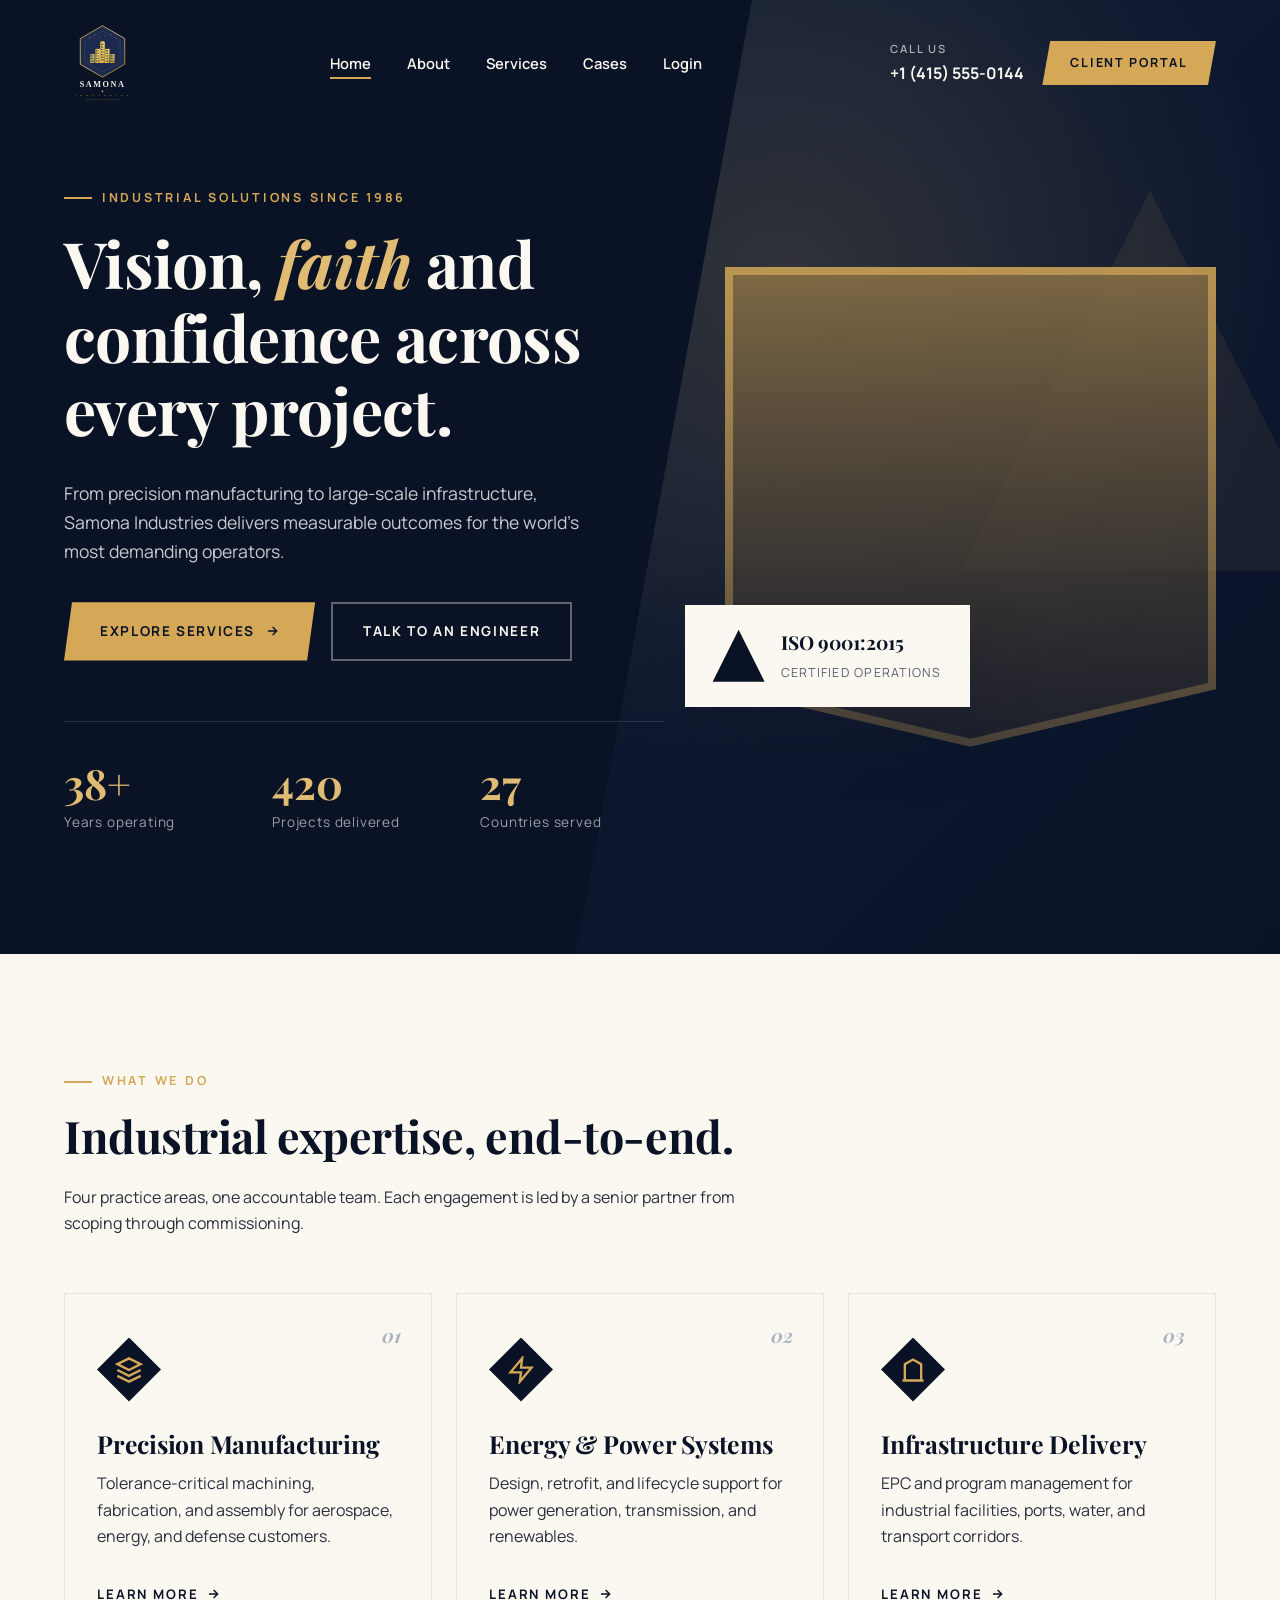
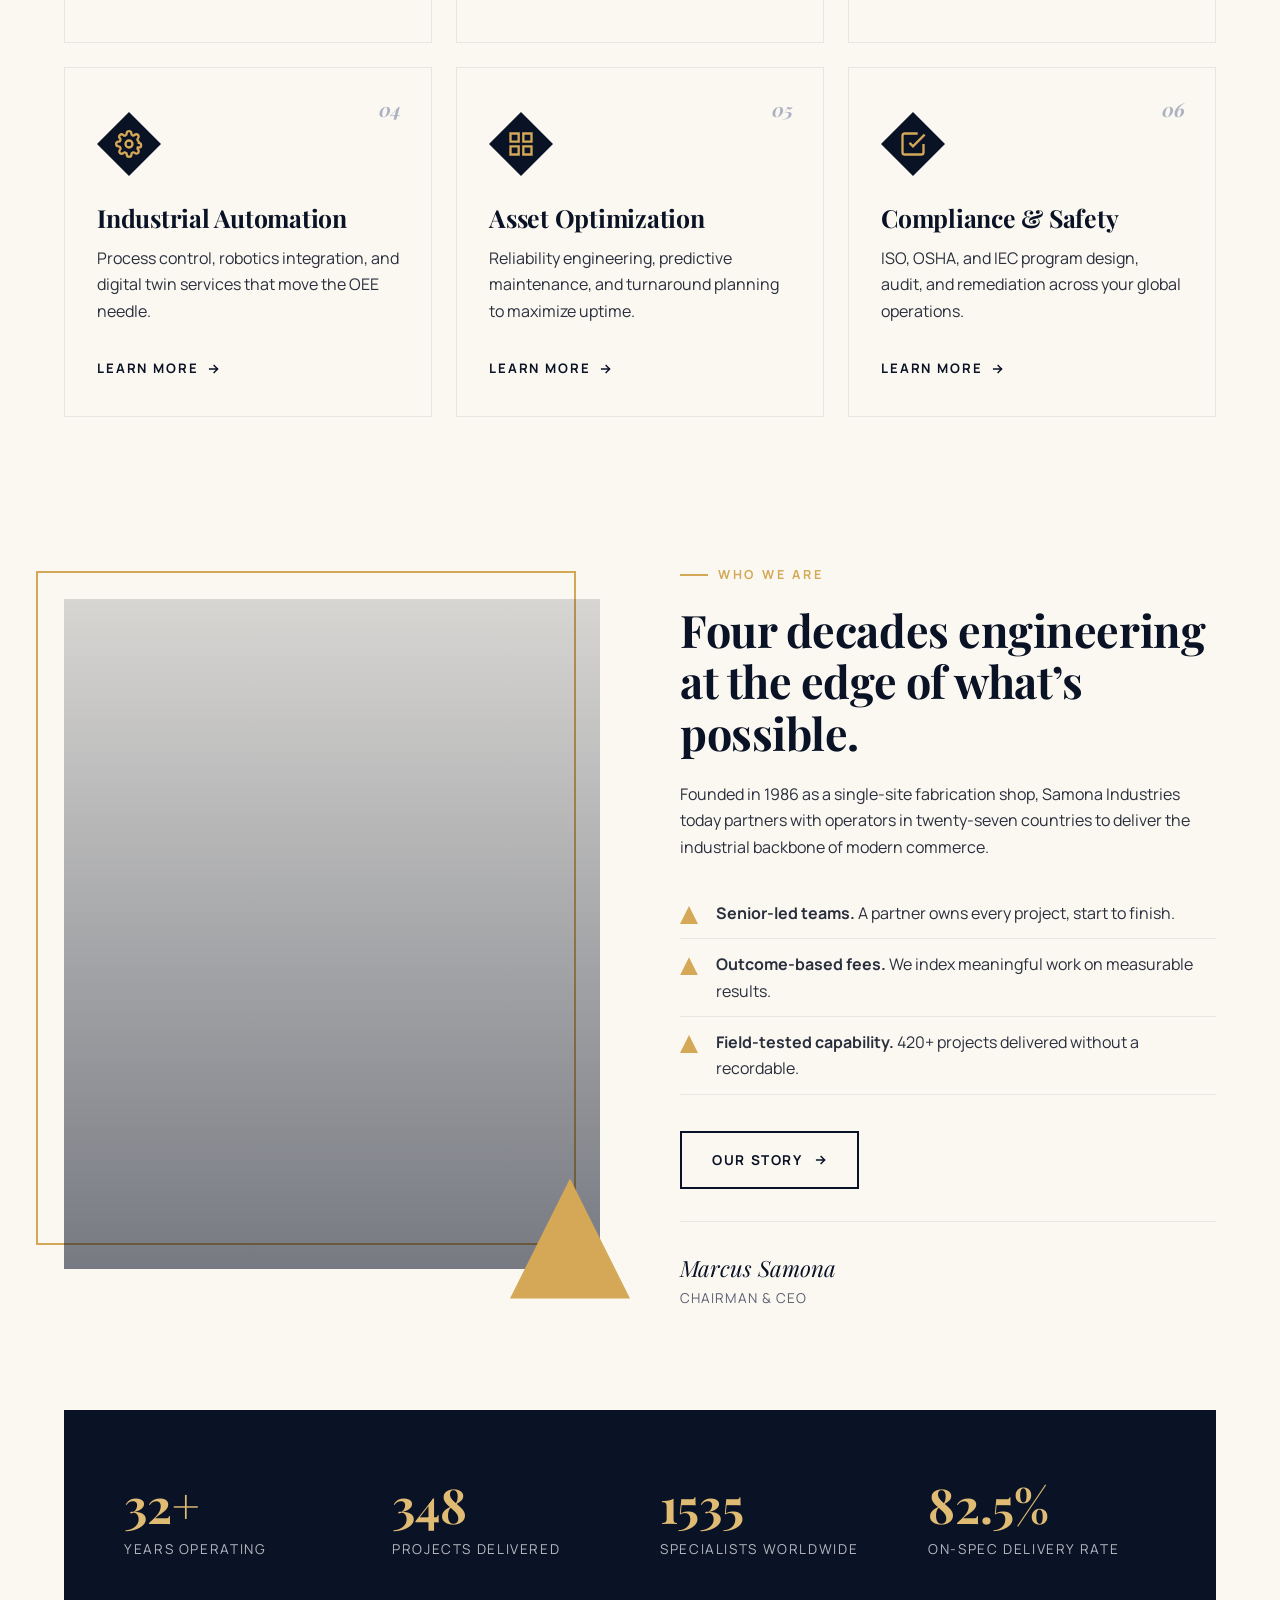
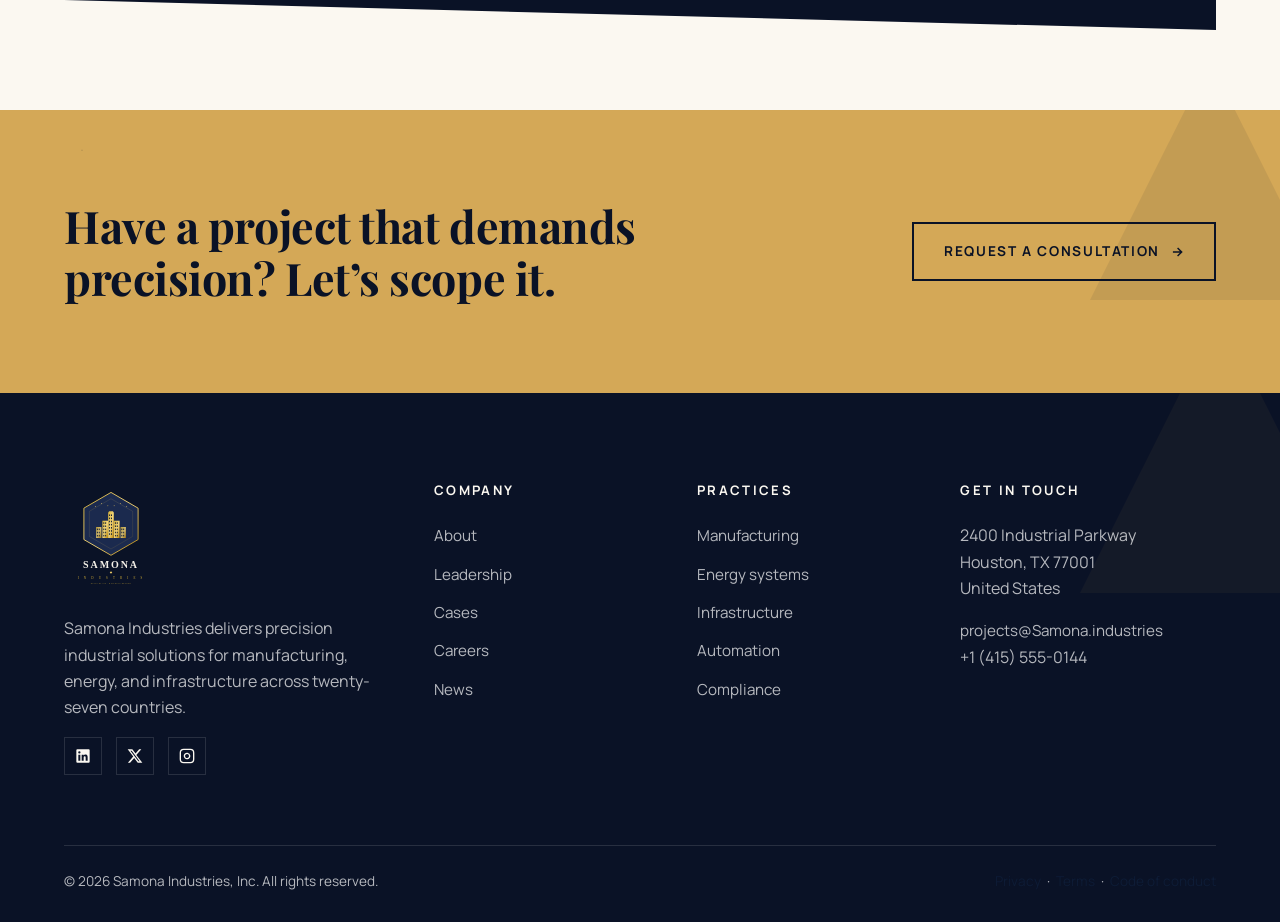
<file: index.html>
<!DOCTYPE html>
<html lang="en">
<head>
  <meta charset="UTF-8" />
  <meta name="viewport" content="width=device-width, initial-scale=1.0" />
  <title>Samona Industries — Inspiring Confidence</title>
  <meta name="description" content="Samona Industries delivers precision industrial solutions for manufacturing, energy, and infrastructure. Strategy, execution, and operational excellence." />
  <link rel="preconnect" href="https://fonts.googleapis.com" />
  <link rel="preconnect" href="https://fonts.gstatic.com" crossorigin />
  <link href="https://fonts.googleapis.com/css2?family=Manrope:wght@400;500;600;700;800&family=Playfair+Display:ital,wght@0,400;0,600;0,700;0,800;1,400;1,600&display=swap" rel="stylesheet" />
  <link rel="stylesheet" href="assets/css/style.css" />
</head>
<body>

  <!-- Header -->
  <header class="site-header">
    <div class="container nav">
      <a class="brand" href="index.html">
        <img class="brand-img brand-img-dark" src="assets/images/samona-logo-dark.svg" alt="Samona Industries">
        <img class="brand-img brand-img-light" src="assets/images/samona-logo-light.svg" alt="" aria-hidden="true">
      </a>
      <ul class="nav-links" id="nav-links">
        <li><a href="index.html" class="active">Home</a></li>
        <li><a href="about.html">About</a></li>
        <li><a href="services.html">Services</a></li>
        <li><a href="services.html#cases">Cases</a></li>
        <li><a href="login.html">Login</a></li>       

      </ul>
      <div class="nav-cta">
        <div class="nav-phone">
          <span>Call us</span>
          +1 (415) 555&#8209;0144
        </div>
        <a class="btn btn-primary btn-compact" href="login.html">Client Portal</a>
        <button class="nav-toggle" aria-label="Toggle menu">
          <span></span><span></span><span></span>
        </button>
      </div>
    </div>
  </header>

  <!-- Hero -->
  <section class="hero">
    <div class="container hero-inner">
      <div class="hero-copy reveal">
        <span class="eyebrow">Industrial Solutions Since 1986</span>
        <h1>Vision, <em>faith</em> and confidence across every project.</h1>
        <p class="lede">From precision manufacturing to large-scale infrastructure, Samona Industries delivers measurable outcomes for the world&rsquo;s most demanding operators.</p>
        <div class="hero-actions">
          <a class="btn btn-primary" href="services.html">
            Explore services
            <svg class="arrow" width="14" height="14" viewBox="0 0 24 24" fill="none" stroke="currentColor" stroke-width="2.5"><path d="M5 12h14M13 5l7 7-7 7"/></svg>
          </a>
          <a class="btn btn-ghost" href="#contact">Talk to an engineer</a>
        </div>

        <div class="hero-stats">
          <div>
            <div class="num" data-count="38" data-suffix="+">0</div>
            <div class="label">Years operating</div>
          </div>
          <div>
            <div class="num" data-count="420" data-suffix="">0</div>
            <div class="label">Projects delivered</div>
          </div>
          <div>
            <div class="num" data-count="27" data-suffix="">0</div>
            <div class="label">Countries served</div>
          </div>
        </div>
      </div>

      <div class="hero-visual reveal">
        <div class="frame">
          <div class="frame-inner"></div>
        </div>
        <div class="hero-badge">
          <div class="badge-icon"><span></span></div>
          <div>
            <strong>ISO 9001:2015</strong>
            <small>Certified operations</small>
          </div>
        </div>
      </div>
    </div>
  </section>

  <!-- Services -->
  <section id="services">
    <div class="container">
      <div class="section-head reveal">
        <span class="eyebrow">What we do</span>
        <h2>Industrial expertise, end&#8209;to&#8209;end.</h2>
        <p>Four practice areas, one accountable team. Each engagement is led by a senior partner from scoping through commissioning.</p>
      </div>

      <div class="services-grid">
        <article class="service-card reveal">
          <span class="num">01</span>
          <div class="service-icon">
            <svg viewBox="0 0 24 24" fill="none" stroke="currentColor" stroke-width="2"><path d="M12 2 2 7l10 5 10-5-10-5zM2 17l10 5 10-5M2 12l10 5 10-5"/></svg>
          </div>
          <h3>Precision Manufacturing</h3>
          <p>Tolerance-critical machining, fabrication, and assembly for aerospace, energy, and defense customers.</p>
          <a class="service-link" href="services.html">Learn more
            <svg class="arrow" width="14" height="14" viewBox="0 0 24 24" fill="none" stroke="currentColor" stroke-width="2.5"><path d="M5 12h14M13 5l7 7-7 7"/></svg>
          </a>
        </article>

        <article class="service-card reveal">
          <span class="num">02</span>
          <div class="service-icon">
            <svg viewBox="0 0 24 24" fill="none" stroke="currentColor" stroke-width="2"><path d="M13 2 3 14h9l-1 8 10-12h-9l1-8z"/></svg>
          </div>
          <h3>Energy &amp; Power Systems</h3>
          <p>Design, retrofit, and lifecycle support for power generation, transmission, and renewables.</p>
          <a class="service-link" href="services.html">Learn more
            <svg class="arrow" width="14" height="14" viewBox="0 0 24 24" fill="none" stroke="currentColor" stroke-width="2.5"><path d="M5 12h14M13 5l7 7-7 7"/></svg>
          </a>
        </article>

        <article class="service-card reveal">
          <span class="num">03</span>
          <div class="service-icon">
            <svg viewBox="0 0 24 24" fill="none" stroke="currentColor" stroke-width="2"><path d="M3 21h18M5 21V7l7-4 7 4v14M9 9h.01M9 12h.01M9 15h.01M15 9h.01M15 12h.01M15 15h.01"/></svg>
          </div>
          <h3>Infrastructure Delivery</h3>
          <p>EPC and program management for industrial facilities, ports, water, and transport corridors.</p>
          <a class="service-link" href="services.html">Learn more
            <svg class="arrow" width="14" height="14" viewBox="0 0 24 24" fill="none" stroke="currentColor" stroke-width="2.5"><path d="M5 12h14M13 5l7 7-7 7"/></svg>
          </a>
        </article>

        <article class="service-card reveal">
          <span class="num">04</span>
          <div class="service-icon">
            <svg viewBox="0 0 24 24" fill="none" stroke="currentColor" stroke-width="2"><circle cx="12" cy="12" r="3"/><path d="M19.4 15a1.65 1.65 0 0 0 .33 1.82l.06.06a2 2 0 1 1-2.83 2.83l-.06-.06a1.65 1.65 0 0 0-1.82-.33 1.65 1.65 0 0 0-1 1.51V21a2 2 0 0 1-4 0v-.09A1.65 1.65 0 0 0 9 19.4a1.65 1.65 0 0 0-1.82.33l-.06.06a2 2 0 1 1-2.83-2.83l.06-.06A1.65 1.65 0 0 0 4.6 15a1.65 1.65 0 0 0-1.51-1H3a2 2 0 0 1 0-4h.09A1.65 1.65 0 0 0 4.6 9a1.65 1.65 0 0 0-.33-1.82l-.06-.06a2 2 0 1 1 2.83-2.83l.06.06A1.65 1.65 0 0 0 9 4.6a1.65 1.65 0 0 0 1-1.51V3a2 2 0 0 1 4 0v.09a1.65 1.65 0 0 0 1 1.51 1.65 1.65 0 0 0 1.82-.33l.06-.06a2 2 0 1 1 2.83 2.83l-.06.06A1.65 1.65 0 0 0 19.4 9c.36.13.65.46.81.79.16.32.18.66.18 1.01V11a2 2 0 0 1 0 4z"/></svg>
          </div>
          <h3>Industrial Automation</h3>
          <p>Process control, robotics integration, and digital twin services that move the OEE needle.</p>
          <a class="service-link" href="services.html">Learn more
            <svg class="arrow" width="14" height="14" viewBox="0 0 24 24" fill="none" stroke="currentColor" stroke-width="2.5"><path d="M5 12h14M13 5l7 7-7 7"/></svg>
          </a>
        </article>

        <article class="service-card reveal">
          <span class="num">05</span>
          <div class="service-icon">
            <svg viewBox="0 0 24 24" fill="none" stroke="currentColor" stroke-width="2"><path d="M3 3h7v7H3zM14 3h7v7h-7zM14 14h7v7h-7zM3 14h7v7H3z"/></svg>
          </div>
          <h3>Asset Optimization</h3>
          <p>Reliability engineering, predictive maintenance, and turnaround planning to maximize uptime.</p>
          <a class="service-link" href="services.html">Learn more
            <svg class="arrow" width="14" height="14" viewBox="0 0 24 24" fill="none" stroke="currentColor" stroke-width="2.5"><path d="M5 12h14M13 5l7 7-7 7"/></svg>
          </a>
        </article>

        <article class="service-card reveal">
          <span class="num">06</span>
          <div class="service-icon">
            <svg viewBox="0 0 24 24" fill="none" stroke="currentColor" stroke-width="2"><path d="M9 11l3 3L22 4M21 12v7a2 2 0 0 1-2 2H5a2 2 0 0 1-2-2V5a2 2 0 0 1 2-2h11"/></svg>
          </div>
          <h3>Compliance &amp; Safety</h3>
          <p>ISO, OSHA, and IEC program design, audit, and remediation across your global operations.</p>
          <a class="service-link" href="services.html">Learn more
            <svg class="arrow" width="14" height="14" viewBox="0 0 24 24" fill="none" stroke="currentColor" stroke-width="2.5"><path d="M5 12h14M13 5l7 7-7 7"/></svg>
          </a>
        </article>
      </div>
    </div>
  </section>

  <!-- About preview -->
  <section style="padding-top: 30px;">
    <div class="container">
      <div class="about-preview">
        <div class="about-image reveal"></div>
        <div class="about-copy reveal">
          <span class="eyebrow">Who we are</span>
          <h2>Four decades engineering at the edge of what&rsquo;s possible.</h2>
          <p>Founded in 1986 as a single-site fabrication shop, Samona Industries today partners with operators in twenty-seven countries to deliver the industrial backbone of modern commerce.</p>
          <ul class="about-features">
            <li><strong>Senior-led teams.</strong> A partner owns every project, start to finish.</li>
            <li><strong>Outcome-based fees.</strong> We index meaningful work on measurable results.</li>
            <li><strong>Field-tested capability.</strong> 420+ projects delivered without a recordable.</li>
          </ul>
          <a class="btn btn-outline" href="about.html">
            Our story
            <svg class="arrow" width="14" height="14" viewBox="0 0 24 24" fill="none" stroke="currentColor" stroke-width="2.5"><path d="M5 12h14M13 5l7 7-7 7"/></svg>
          </a>
          <div class="signature-row">
            <div>
              <div class="sig-name">Marcus Samona</div>
              <div class="sig-role">Chairman &amp; CEO</div>
            </div>
          </div>
        </div>
      </div>
    </div>
  </section>

  <!-- Stats band -->
  <section class="tight">
    <div class="container">
      <div class="stats-band reveal">
        <div class="stat">
          <div class="num"><span data-count="38" data-suffix="+">0</span></div>
          <div class="label">Years operating</div>
        </div>
        <div class="stat">
          <div class="num"><span data-count="420" data-suffix="">0</span></div>
          <div class="label">Projects delivered</div>
        </div>
        <div class="stat">
          <div class="num"><span data-count="1850" data-suffix="">0</span></div>
          <div class="label">Specialists worldwide</div>
        </div>
        <div class="stat">
          <div class="num"><span data-count="99.4" data-suffix="%">0</span></div>
          <div class="label">On-spec delivery rate</div>
        </div>
      </div>
    </div>
  </section>

  <!-- CTA band -->
  <section id="contact" class="cta-band" style="padding-top:90px;">
    <div class="container cta-inner reveal">
      <h2>Have a project that demands precision? Let&rsquo;s scope it.</h2>
      <a class="btn btn-outline" href="mailto:mail@samonaindustries.com">
        Request a consultation
        <svg class="arrow" width="14" height="14" viewBox="0 0 24 24" fill="none" stroke="currentColor" stroke-width="2.5"><path d="M5 12h14M13 5l7 7-7 7"/></svg>
      </a>
    </div>
  </section>

  <!-- Footer -->
  <footer class="site-footer">
    <div class="container">
      <div class="footer-grid">
        <div>
          <a class="brand" href="index.html">
            <img class="brand-img brand-img-dark" src="assets/images/samona-logo-dark.svg" alt="Samona Industries">
            <img class="brand-img brand-img-light" src="assets/images/samona-logo-light.svg" alt="" aria-hidden="true">
          </a>
          <p>Samona Industries delivers precision industrial solutions for manufacturing, energy, and infrastructure across twenty-seven countries.</p>
          <div class="footer-socials">
            <a href="#" aria-label="LinkedIn"><svg width="16" height="16" viewBox="0 0 24 24" fill="currentColor"><path d="M20.5 2h-17A1.5 1.5 0 0 0 2 3.5v17A1.5 1.5 0 0 0 3.5 22h17a1.5 1.5 0 0 0 1.5-1.5v-17A1.5 1.5 0 0 0 20.5 2zM8 19H5v-9h3zM6.5 8.25A1.75 1.75 0 1 1 8.3 6.5a1.78 1.78 0 0 1-1.8 1.75zM19 19h-3v-4.74c0-1.42-.6-1.93-1.38-1.93A1.74 1.74 0 0 0 13 14.19a.66.66 0 0 0 0 .14V19h-3v-9h2.9v1.3a3.11 3.11 0 0 1 2.7-1.4c1.55 0 3.36.86 3.36 3.66z"/></svg></a>
            <a href="#" aria-label="Twitter"><svg width="16" height="16" viewBox="0 0 24 24" fill="currentColor"><path d="M18.244 2H21.5l-7.5 8.57L23 22h-6.844l-5.36-7.01L4.6 22H1.34l8.014-9.16L1 2h7.014l4.84 6.41zm-1.2 18h1.83L7.04 4h-1.96z"/></svg></a>
            <a href="#" aria-label="Instagram"><svg width="16" height="16" viewBox="0 0 24 24" fill="none" stroke="currentColor" stroke-width="2"><rect x="2" y="2" width="20" height="20" rx="5"/><path d="M16 11.37A4 4 0 1 1 12.63 8 4 4 0 0 1 16 11.37zM17.5 6.5h.01"/></svg></a>
          </div>
        </div>
        <div>
          <h5>Company</h5>
          <ul>
            <li><a href="about.html">About</a></li>
            <li><a href="about.html#team">Leadership</a></li>
            <li><a href="services.html#cases">Cases</a></li>
            <li><a href="#">Careers</a></li>
            <li><a href="#">News</a></li>
          </ul>
        </div>
        <div>
          <h5>Practices</h5>
          <ul>
            <li><a href="services.html">Manufacturing</a></li>
            <li><a href="services.html">Energy systems</a></li>
            <li><a href="services.html">Infrastructure</a></li>
            <li><a href="services.html">Automation</a></li>
            <li><a href="services.html">Compliance</a></li>
          </ul>
        </div>
        <div>
          <h5>Get in touch</h5>
          <p>2400 Industrial Parkway<br/>Houston, TX 77001<br/>United States</p>
          <p><a href="mailto:projects@samona.industries">projects@Samona.industries</a><br/>+1 (415) 555-0144</p>
        </div>
      </div>
      <div class="footer-bottom">
        <div>&copy; <span id="year">2026</span> Samona Industries, Inc. All rights reserved.</div>
        <div><a href="#">Privacy</a> &nbsp;&middot;&nbsp; <a href="#">Terms</a> &nbsp;&middot;&nbsp; <a href="#">Code of conduct</a></div>
      </div>
    </div>
  </footer>

  <script src="assets/js/main.js"></script>
</body>
</html>
</file>
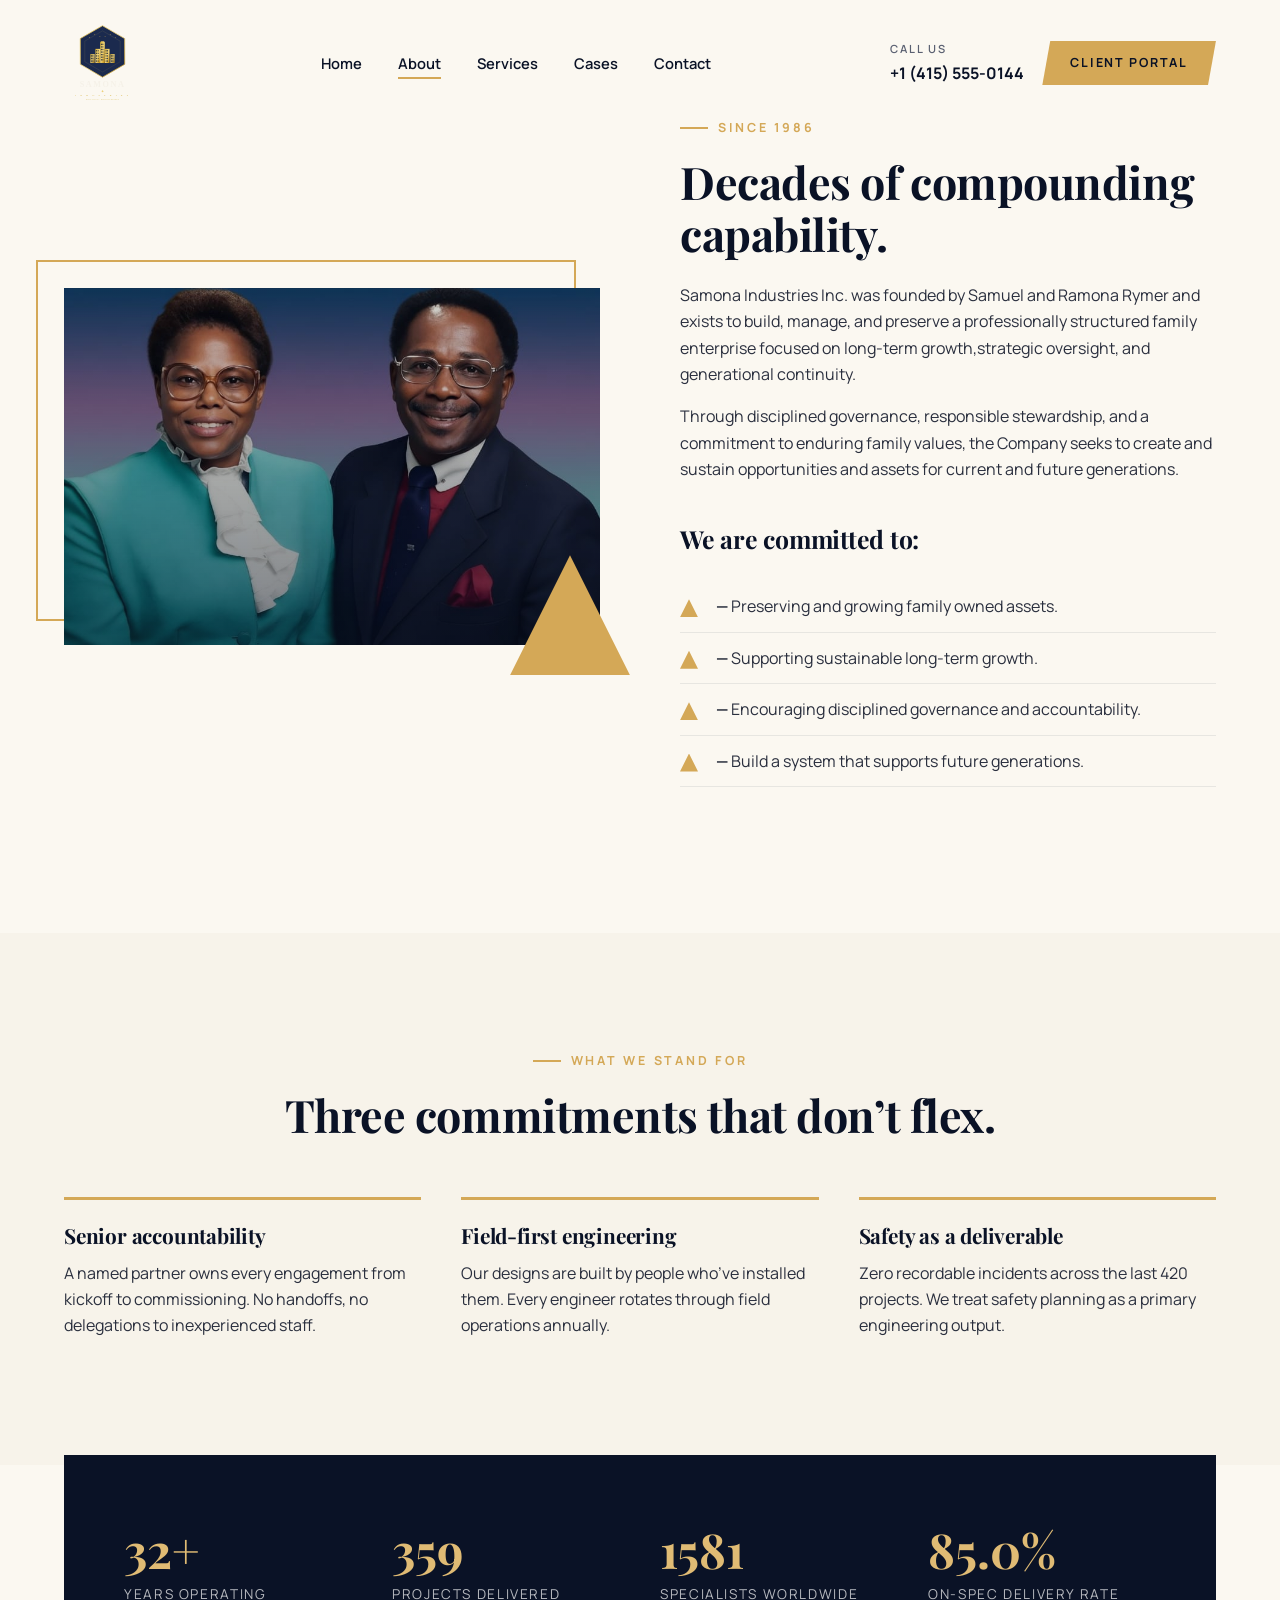
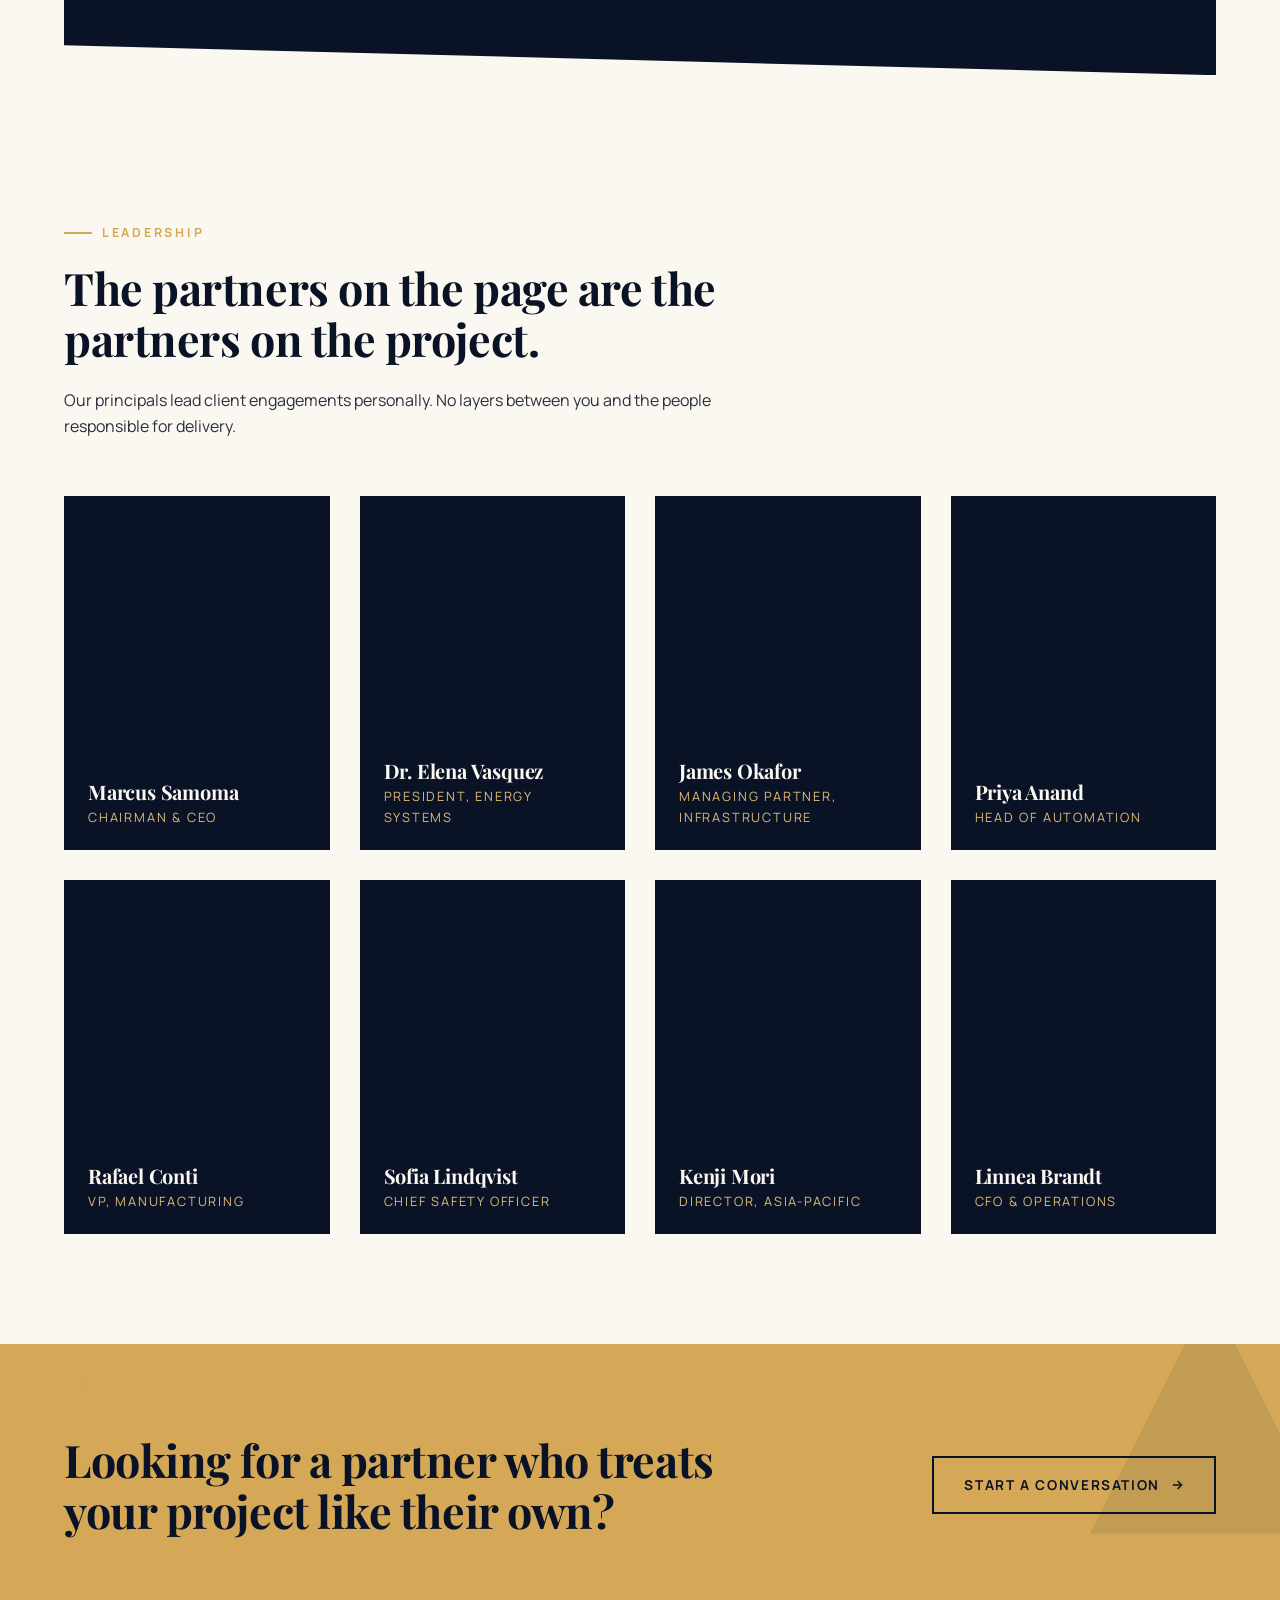
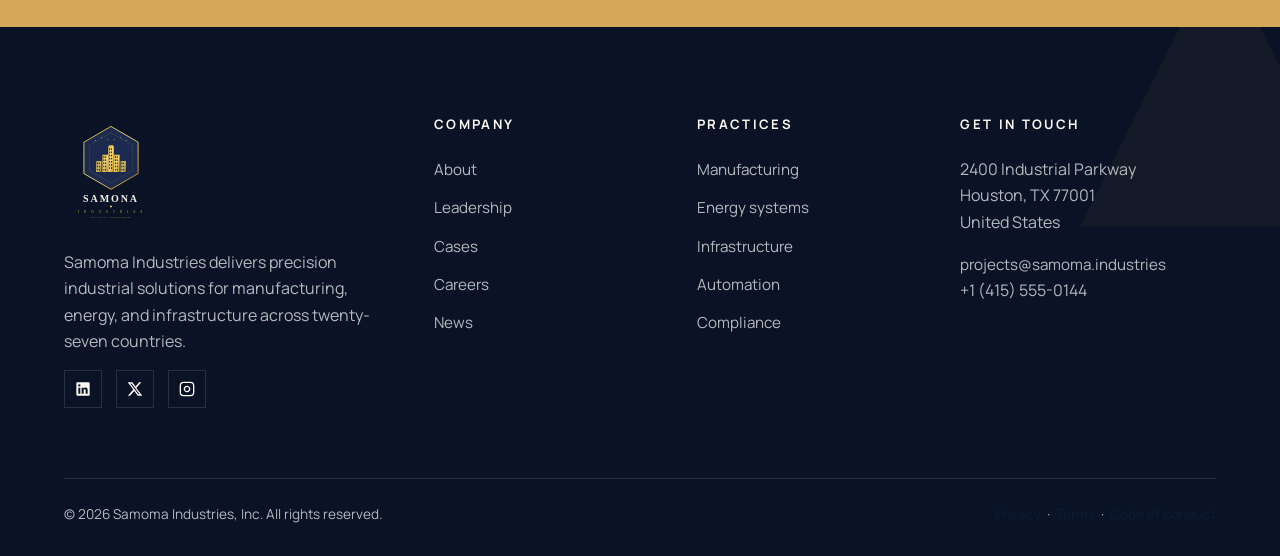
<file: about.html>
<!DOCTYPE html>
<html lang="en">
<head>
  <meta charset="UTF-8" />
  <meta name="viewport" content="width=device-width, initial-scale=1.0" />
  <title>About — Samoma Industries</title>
  <meta name="description" content="Decades of industrial engineering, led by a senior team operating in 27 countries." />
  <link rel="preconnect" href="https://fonts.googleapis.com" />
  <link rel="preconnect" href="https://fonts.gstatic.com" crossorigin />
  <link href="https://fonts.googleapis.com/css2?family=Manrope:wght@400;500;600;700;800&family=Playfair+Display:ital,wght@0,400;0,600;0,700;0,800;1,400;1,600&display=swap" rel="stylesheet" />
  <link rel="stylesheet" href="assets/css/style.css" />
</head>
<body>

  <!-- Header -->
  <header class="site-header">
    <div class="container nav">
      <a class="brand" href="index.html">
        <img class="brand-img brand-img-dark" src="assets/images/samona-logo-dark.svg" alt="Samona Industries">
        <img class="brand-img brand-img-light" src="assets/images/samona-logo-light.svg" alt="" aria-hidden="true">
      </a>
      <ul class="nav-links" id="nav-links">
        <li><a href="index.html">Home</a></li>
        <li><a href="about.html" class="active">About</a></li>
        <li><a href="services.html">Services</a></li>
        <li><a href="services.html#cases">Cases</a></li>
        <li><a href="#contact">Contact</a></li>
        
      </ul>
      <div class="nav-cta">
        <div class="nav-phone">
          <span>Call us</span>
          +1 (415) 555&#8209;0144
        </div>
        <a class="btn btn-primary btn-compact" href="login.html">Client Portal</a>
        <button class="nav-toggle" aria-label="Toggle menu">
          <span></span><span></span><span></span>
        </button>
      </div>
    </div>
  </header>

  <!-- Page hero -->

  <!-- Story -->
  <section>
    <div class="container">
      <div class="about-preview">
        <div class="about-image reveal" style="aspect-ratio: 3 / 2; background-image: linear-gradient(180deg, rgba(10,18,38,0.15), rgba(10,18,38,0.55)), url('assets/images/founders.jpg');"></div>
        <div class="about-copy reveal">
          <span class="eyebrow">Since 1986</span>
          <h2>Decades of compounding capability.</h2>
          <p>Samona Industries Inc. was founded by Samuel and Ramona Rymer and exists to build, manage, and preserve a professionally structured family enterprise focused on long-term growth,strategic oversight, and generational continuity.  </p>
          <p>Through disciplined governance, responsible stewardship, and a commitment to enduring family values, the Company seeks to create and sustain opportunities and assets for current and future generations.</p>
          <br>
          <h3>We are committed to:</h3>
          <ul class="about-features">
            <li><strong>&mdash; </strong>   Preserving and growing family owned assets.</li>
            <li><strong>&mdash; </strong>   Supporting sustainable long-term growth.</li>
            <li><strong>&mdash; </strong>   Encouraging disciplined governance and accountability.</li>
            <li><strong>&mdash; </strong>   Build a system that supports future generations.</li>
          </ul>
        </div>
      </div>
    </div>
  </section>

  <!-- Values -->
  <section style="background: var(--cream-100);">
    <div class="container">
      <div class="section-head center reveal">
        <span class="eyebrow">What we stand for</span>
        <h2>Three commitments that don&rsquo;t flex.</h2>
      </div>
      <div class="values-grid">
        <div class="value-card reveal">
          <h3>Senior accountability</h3>
          <p>A named partner owns every engagement from kickoff to commissioning. No handoffs, no delegations to inexperienced staff.</p>
        </div>
        <div class="value-card reveal">
          <h3>Field-first engineering</h3>
          <p>Our designs are built by people who&rsquo;ve installed them. Every engineer rotates through field operations annually.</p>
        </div>
        <div class="value-card reveal">
          <h3>Safety as a deliverable</h3>
          <p>Zero recordable incidents across the last 420 projects. We treat safety planning as a primary engineering output.</p>
        </div>
      </div>
    </div>
  </section>

  <!-- Stats band -->
  <section class="tight" style="padding-bottom: 110px;">
    <div class="container">
      <div class="stats-band reveal">
        <div class="stat">
          <div class="num"><span data-count="38" data-suffix="+">0</span></div>
          <div class="label">Years operating</div>
        </div>
        <div class="stat">
          <div class="num"><span data-count="420" data-suffix="">0</span></div>
          <div class="label">Projects delivered</div>
        </div>
        <div class="stat">
          <div class="num"><span data-count="1850" data-suffix="">0</span></div>
          <div class="label">Specialists worldwide</div>
        </div>
        <div class="stat">
          <div class="num"><span data-count="99.4" data-suffix="%">0</span></div>
          <div class="label">On-spec delivery rate</div>
        </div>
      </div>
    </div>
  </section>

  <!-- Team -->
  <section id="team" style="padding-top: 30px;">
    <div class="container">
      <div class="section-head reveal">
        <span class="eyebrow">Leadership</span>
        <h2>The partners on the page are the partners on the project.</h2>
        <p>Our principals lead client engagements personally. No layers between you and the people responsible for delivery.</p>
      </div>

      <div class="team-grid">
        <article class="team-card reveal">
          <div class="team-photo" style="background-image: url('https://images.unsplash.com/photo-1560250097-0b93528c311a?auto=format&fit=crop&w=600&q=80');"></div>
          <div class="team-social">
            <a href="#" aria-label="LinkedIn"><svg width="14" height="14" viewBox="0 0 24 24" fill="currentColor"><path d="M20.5 2h-17A1.5 1.5 0 0 0 2 3.5v17A1.5 1.5 0 0 0 3.5 22h17a1.5 1.5 0 0 0 1.5-1.5v-17A1.5 1.5 0 0 0 20.5 2zM8 19H5v-9h3zM6.5 8.25A1.75 1.75 0 1 1 8.3 6.5a1.78 1.78 0 0 1-1.8 1.75zM19 19h-3v-4.74c0-1.42-.6-1.93-1.38-1.93A1.74 1.74 0 0 0 13 14.19V19h-3v-9h2.9v1.3a3.11 3.11 0 0 1 2.7-1.4c1.55 0 3.36.86 3.36 3.66z"/></svg></a>
          </div>
          <div class="team-info">
            <h4>Marcus Samoma</h4>
            <div class="role">Chairman &amp; CEO</div>
          </div>
        </article>

        <article class="team-card reveal">
          <div class="team-photo" style="background-image: url('https://images.unsplash.com/photo-1573497019940-1c28c88b4f3e?auto=format&fit=crop&w=600&q=80');"></div>
          <div class="team-social">
            <a href="#" aria-label="LinkedIn"><svg width="14" height="14" viewBox="0 0 24 24" fill="currentColor"><path d="M20.5 2h-17A1.5 1.5 0 0 0 2 3.5v17A1.5 1.5 0 0 0 3.5 22h17a1.5 1.5 0 0 0 1.5-1.5v-17A1.5 1.5 0 0 0 20.5 2zM8 19H5v-9h3zM6.5 8.25A1.75 1.75 0 1 1 8.3 6.5a1.78 1.78 0 0 1-1.8 1.75zM19 19h-3v-4.74c0-1.42-.6-1.93-1.38-1.93A1.74 1.74 0 0 0 13 14.19V19h-3v-9h2.9v1.3a3.11 3.11 0 0 1 2.7-1.4c1.55 0 3.36.86 3.36 3.66z"/></svg></a>
          </div>
          <div class="team-info">
            <h4>Dr. Elena Vasquez</h4>
            <div class="role">President, Energy Systems</div>
          </div>
        </article>

        <article class="team-card reveal">
          <div class="team-photo" style="background-image: url('https://images.unsplash.com/photo-1507003211169-0a1dd7228f2d?auto=format&fit=crop&w=600&q=80');"></div>
          <div class="team-social">
            <a href="#" aria-label="LinkedIn"><svg width="14" height="14" viewBox="0 0 24 24" fill="currentColor"><path d="M20.5 2h-17A1.5 1.5 0 0 0 2 3.5v17A1.5 1.5 0 0 0 3.5 22h17a1.5 1.5 0 0 0 1.5-1.5v-17A1.5 1.5 0 0 0 20.5 2zM8 19H5v-9h3zM6.5 8.25A1.75 1.75 0 1 1 8.3 6.5a1.78 1.78 0 0 1-1.8 1.75zM19 19h-3v-4.74c0-1.42-.6-1.93-1.38-1.93A1.74 1.74 0 0 0 13 14.19V19h-3v-9h2.9v1.3a3.11 3.11 0 0 1 2.7-1.4c1.55 0 3.36.86 3.36 3.66z"/></svg></a>
          </div>
          <div class="team-info">
            <h4>James Okafor</h4>
            <div class="role">Managing Partner, Infrastructure</div>
          </div>
        </article>

        <article class="team-card reveal">
          <div class="team-photo" style="background-image: url('https://images.unsplash.com/photo-1580489944761-15a19d654956?auto=format&fit=crop&w=600&q=80');"></div>
          <div class="team-social">
            <a href="#" aria-label="LinkedIn"><svg width="14" height="14" viewBox="0 0 24 24" fill="currentColor"><path d="M20.5 2h-17A1.5 1.5 0 0 0 2 3.5v17A1.5 1.5 0 0 0 3.5 22h17a1.5 1.5 0 0 0 1.5-1.5v-17A1.5 1.5 0 0 0 20.5 2zM8 19H5v-9h3zM6.5 8.25A1.75 1.75 0 1 1 8.3 6.5a1.78 1.78 0 0 1-1.8 1.75zM19 19h-3v-4.74c0-1.42-.6-1.93-1.38-1.93A1.74 1.74 0 0 0 13 14.19V19h-3v-9h2.9v1.3a3.11 3.11 0 0 1 2.7-1.4c1.55 0 3.36.86 3.36 3.66z"/></svg></a>
          </div>
          <div class="team-info">
            <h4>Priya Anand</h4>
            <div class="role">Head of Automation</div>
          </div>
        </article>

        <article class="team-card reveal">
          <div class="team-photo" style="background-image: url('https://images.unsplash.com/photo-1519085360753-af0119f7cbe7?auto=format&fit=crop&w=600&q=80');"></div>
          <div class="team-social">
            <a href="#" aria-label="LinkedIn"><svg width="14" height="14" viewBox="0 0 24 24" fill="currentColor"><path d="M20.5 2h-17A1.5 1.5 0 0 0 2 3.5v17A1.5 1.5 0 0 0 3.5 22h17a1.5 1.5 0 0 0 1.5-1.5v-17A1.5 1.5 0 0 0 20.5 2zM8 19H5v-9h3zM6.5 8.25A1.75 1.75 0 1 1 8.3 6.5a1.78 1.78 0 0 1-1.8 1.75zM19 19h-3v-4.74c0-1.42-.6-1.93-1.38-1.93A1.74 1.74 0 0 0 13 14.19V19h-3v-9h2.9v1.3a3.11 3.11 0 0 1 2.7-1.4c1.55 0 3.36.86 3.36 3.66z"/></svg></a>
          </div>
          <div class="team-info">
            <h4>Rafael Conti</h4>
            <div class="role">VP, Manufacturing</div>
          </div>
        </article>

        <article class="team-card reveal">
          <div class="team-photo" style="background-image: url('https://images.unsplash.com/photo-1573496359142-b8d87734a5a2?auto=format&fit=crop&w=600&q=80');"></div>
          <div class="team-social">
            <a href="#" aria-label="LinkedIn"><svg width="14" height="14" viewBox="0 0 24 24" fill="currentColor"><path d="M20.5 2h-17A1.5 1.5 0 0 0 2 3.5v17A1.5 1.5 0 0 0 3.5 22h17a1.5 1.5 0 0 0 1.5-1.5v-17A1.5 1.5 0 0 0 20.5 2zM8 19H5v-9h3zM6.5 8.25A1.75 1.75 0 1 1 8.3 6.5a1.78 1.78 0 0 1-1.8 1.75zM19 19h-3v-4.74c0-1.42-.6-1.93-1.38-1.93A1.74 1.74 0 0 0 13 14.19V19h-3v-9h2.9v1.3a3.11 3.11 0 0 1 2.7-1.4c1.55 0 3.36.86 3.36 3.66z"/></svg></a>
          </div>
          <div class="team-info">
            <h4>Sofia Lindqvist</h4>
            <div class="role">Chief Safety Officer</div>
          </div>
        </article>

        <article class="team-card reveal">
          <div class="team-photo" style="background-image: url('https://images.unsplash.com/photo-1567532939604-b6b5b0db2604?auto=format&fit=crop&w=600&q=80');"></div>
          <div class="team-social">
            <a href="#" aria-label="LinkedIn"><svg width="14" height="14" viewBox="0 0 24 24" fill="currentColor"><path d="M20.5 2h-17A1.5 1.5 0 0 0 2 3.5v17A1.5 1.5 0 0 0 3.5 22h17a1.5 1.5 0 0 0 1.5-1.5v-17A1.5 1.5 0 0 0 20.5 2zM8 19H5v-9h3zM6.5 8.25A1.75 1.75 0 1 1 8.3 6.5a1.78 1.78 0 0 1-1.8 1.75zM19 19h-3v-4.74c0-1.42-.6-1.93-1.38-1.93A1.74 1.74 0 0 0 13 14.19V19h-3v-9h2.9v1.3a3.11 3.11 0 0 1 2.7-1.4c1.55 0 3.36.86 3.36 3.66z"/></svg></a>
          </div>
          <div class="team-info">
            <h4>Kenji Mori</h4>
            <div class="role">Director, Asia-Pacific</div>
          </div>
        </article>

        <article class="team-card reveal">
          <div class="team-photo" style="background-image: url('https://images.unsplash.com/photo-1559548331-f9cb98280344?auto=format&fit=crop&w=600&q=80');"></div>
          <div class="team-social">
            <a href="#" aria-label="LinkedIn"><svg width="14" height="14" viewBox="0 0 24 24" fill="currentColor"><path d="M20.5 2h-17A1.5 1.5 0 0 0 2 3.5v17A1.5 1.5 0 0 0 3.5 22h17a1.5 1.5 0 0 0 1.5-1.5v-17A1.5 1.5 0 0 0 20.5 2zM8 19H5v-9h3zM6.5 8.25A1.75 1.75 0 1 1 8.3 6.5a1.78 1.78 0 0 1-1.8 1.75zM19 19h-3v-4.74c0-1.42-.6-1.93-1.38-1.93A1.74 1.74 0 0 0 13 14.19V19h-3v-9h2.9v1.3a3.11 3.11 0 0 1 2.7-1.4c1.55 0 3.36.86 3.36 3.66z"/></svg></a>
          </div>
          <div class="team-info">
            <h4>Linnea Brandt</h4>
            <div class="role">CFO &amp; Operations</div>
          </div>
        </article>
      </div>
    </div>
  </section>

  <!-- CTA -->
  <section id="contact" class="cta-band">
    <div class="container cta-inner reveal">
      <h2>Looking for a partner who treats your project like their own?</h2>
      <a class="btn btn-outline" href="mailto:projects@samoma.industries">
        Start a conversation
        <svg class="arrow" width="14" height="14" viewBox="0 0 24 24" fill="none" stroke="currentColor" stroke-width="2.5"><path d="M5 12h14M13 5l7 7-7 7"/></svg>
      </a>
    </div>
  </section>

  <!-- Footer -->
  <footer class="site-footer">
    <div class="container">
      <div class="footer-grid">
        <div>
          <a class="brand" href="index.html">
            <img class="brand-img brand-img-dark" src="assets/images/samona-logo-dark.svg" alt="Samona Industries">
            <img class="brand-img brand-img-light" src="assets/images/samona-logo-light.svg" alt="" aria-hidden="true">
          </a>
          <p>Samoma Industries delivers precision industrial solutions for manufacturing, energy, and infrastructure across twenty-seven countries.</p>
          <div class="footer-socials">
            <a href="#" aria-label="LinkedIn"><svg width="16" height="16" viewBox="0 0 24 24" fill="currentColor"><path d="M20.5 2h-17A1.5 1.5 0 0 0 2 3.5v17A1.5 1.5 0 0 0 3.5 22h17a1.5 1.5 0 0 0 1.5-1.5v-17A1.5 1.5 0 0 0 20.5 2zM8 19H5v-9h3zM6.5 8.25A1.75 1.75 0 1 1 8.3 6.5a1.78 1.78 0 0 1-1.8 1.75zM19 19h-3v-4.74c0-1.42-.6-1.93-1.38-1.93A1.74 1.74 0 0 0 13 14.19V19h-3v-9h2.9v1.3a3.11 3.11 0 0 1 2.7-1.4c1.55 0 3.36.86 3.36 3.66z"/></svg></a>
            <a href="#" aria-label="Twitter"><svg width="16" height="16" viewBox="0 0 24 24" fill="currentColor"><path d="M18.244 2H21.5l-7.5 8.57L23 22h-6.844l-5.36-7.01L4.6 22H1.34l8.014-9.16L1 2h7.014l4.84 6.41zm-1.2 18h1.83L7.04 4h-1.96z"/></svg></a>
            <a href="#" aria-label="Instagram"><svg width="16" height="16" viewBox="0 0 24 24" fill="none" stroke="currentColor" stroke-width="2"><rect x="2" y="2" width="20" height="20" rx="5"/><path d="M16 11.37A4 4 0 1 1 12.63 8 4 4 0 0 1 16 11.37zM17.5 6.5h.01"/></svg></a>
          </div>
        </div>
        <div>
          <h5>Company</h5>
          <ul>
            <li><a href="about.html">About</a></li>
            <li><a href="about.html#team">Leadership</a></li>
            <li><a href="services.html#cases">Cases</a></li>
            <li><a href="#">Careers</a></li>
            <li><a href="#">News</a></li>
          </ul>
        </div>
        <div>
          <h5>Practices</h5>
          <ul>
            <li><a href="services.html">Manufacturing</a></li>
            <li><a href="services.html">Energy systems</a></li>
            <li><a href="services.html">Infrastructure</a></li>
            <li><a href="services.html">Automation</a></li>
            <li><a href="services.html">Compliance</a></li>
          </ul>
        </div>
        <div>
          <h5>Get in touch</h5>
          <p>2400 Industrial Parkway<br/>Houston, TX 77001<br/>United States</p>
          <p><a href="mailto:projects@samoma.industries">projects@samoma.industries</a><br/>+1 (415) 555-0144</p>
        </div>
      </div>
      <div class="footer-bottom">
        <div>&copy; <span id="year">2026</span> Samoma Industries, Inc. All rights reserved.</div>
        <div><a href="#">Privacy</a> &nbsp;&middot;&nbsp; <a href="#">Terms</a> &nbsp;&middot;&nbsp; <a href="#">Code of conduct</a></div>
      </div>
    </div>
  </footer>

  <script src="assets/js/main.js"></script>
</body>
</html>
</file>
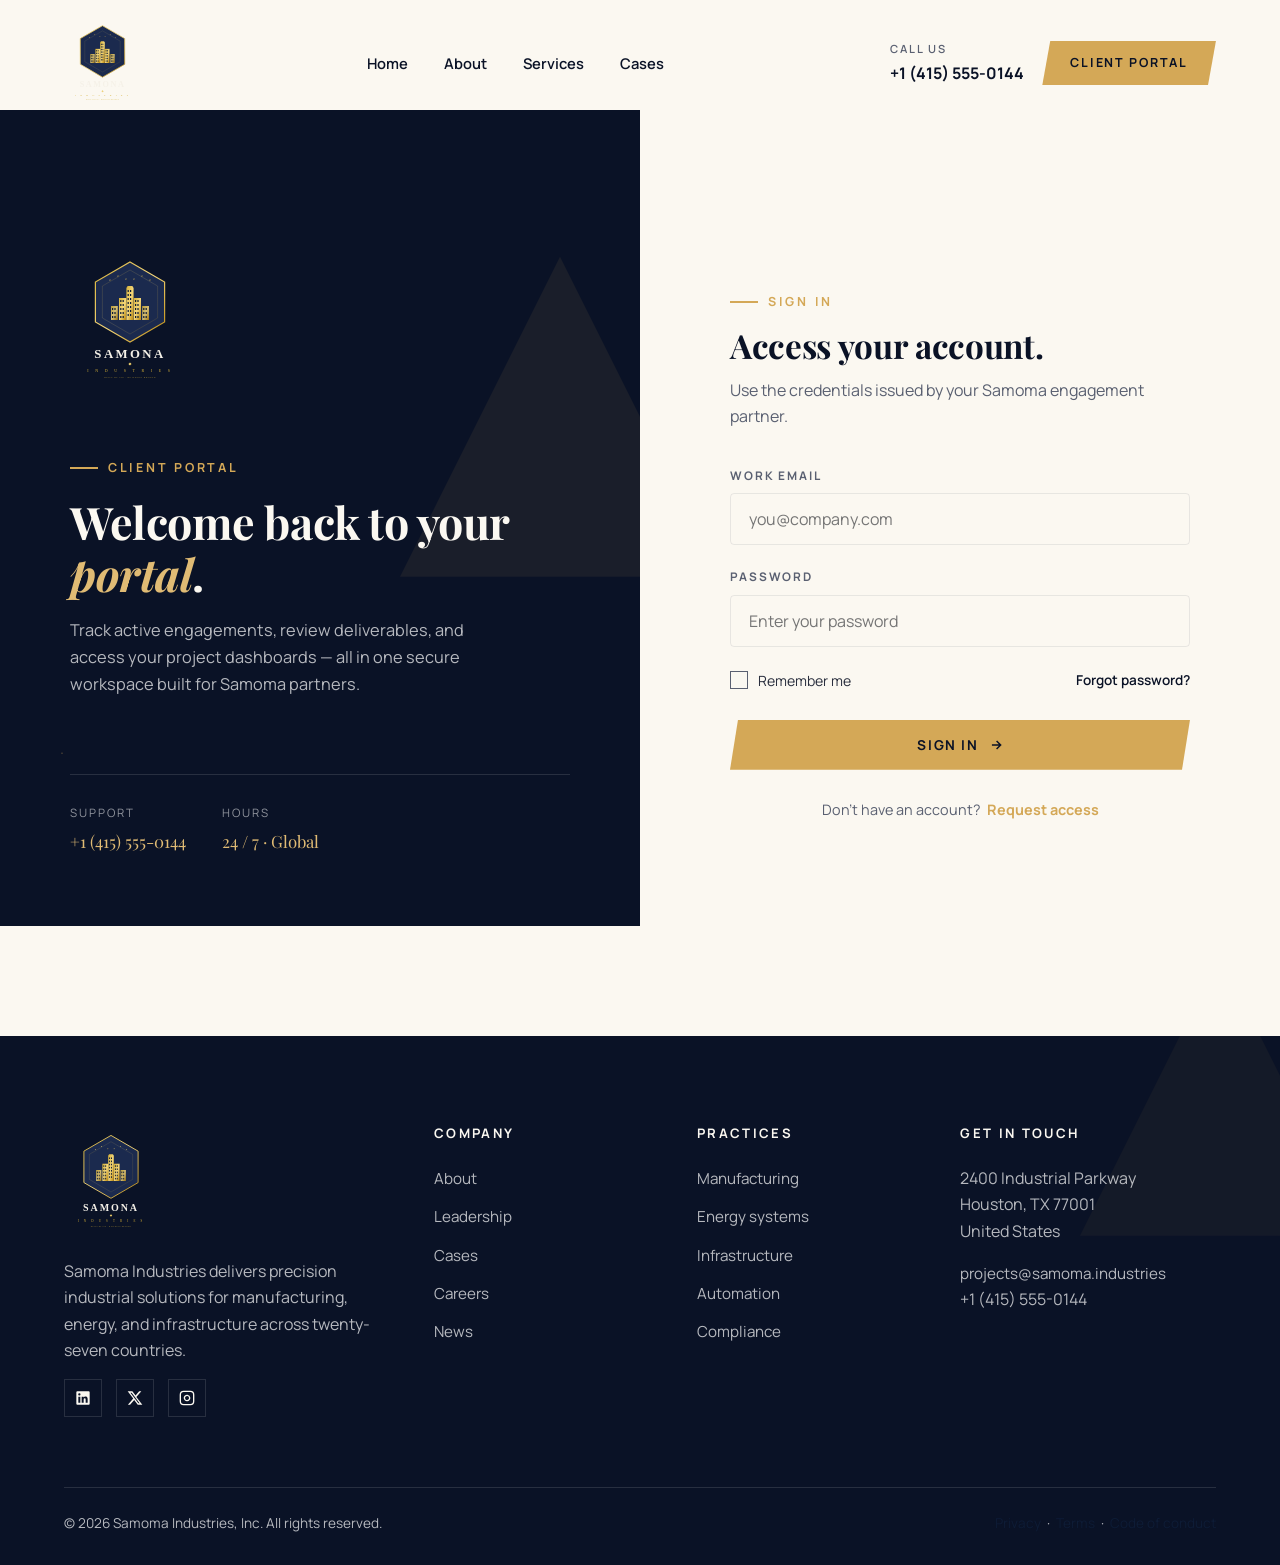
<file: login.html>
<!DOCTYPE html>
<html lang="en">
<head>
  <meta charset="UTF-8" />
  <meta name="viewport" content="width=device-width, initial-scale=1.0" />
  <title>Client Portal — Samoma Industries</title>
  <meta name="description" content="Sign in to the Samoma Industries client portal." />
  <link rel="preconnect" href="https://fonts.googleapis.com" />
  <link rel="preconnect" href="https://fonts.gstatic.com" crossorigin />
  <link href="https://fonts.googleapis.com/css2?family=Manrope:wght@400;500;600;700;800&family=Playfair+Display:ital,wght@0,400;0,600;0,700;0,800;1,400;1,600&display=swap" rel="stylesheet" />
  <link rel="stylesheet" href="assets/css/style.css" />
</head>
<body>

  <!-- Header -->
  <header class="site-header">
    <div class="container nav">
      <a class="brand" href="index.html">
        <img class="brand-img brand-img-dark" src="assets/images/samona-logo-dark.svg" alt="Samona Industries">
        <img class="brand-img brand-img-light" src="assets/images/samona-logo-light.svg" alt="" aria-hidden="true">
      </a>
      <ul class="nav-links" id="nav-links">
        <li><a href="index.html">Home</a></li>
        <li><a href="about.html">About</a></li>
        <li><a href="services.html">Services</a></li>
        <li><a href="services.html#cases">Cases</a></li>
        
      </ul>
      <div class="nav-cta">
        <div class="nav-phone">
          <span>Call us</span>
          +1 (415) 555&#8209;0144
        </div>
        <a class="btn btn-primary btn-compact" href="login.html">Client Portal</a>
        <button class="nav-toggle" aria-label="Toggle menu">
          <span></span><span></span><span></span>
        </button>
      </div>
    </div>
  </header>

  <!-- Auth shell -->
  <section class="auth-shell">
    <aside class="auth-aside">
      <a class="brand" href="index.html">
        <img class="brand-img brand-img-dark" src="assets/images/samona-logo-dark.svg" alt="Samona Industries">
        <img class="brand-img brand-img-light" src="assets/images/samona-logo-light.svg" alt="" aria-hidden="true">
      </a>

      <div class="auth-aside-copy reveal">
        <span class="eyebrow">Client Portal</span>
        <h2>Welcome back to your <em>portal</em>.</h2>
        <p>Track active engagements, review deliverables, and access your project dashboards &mdash; all in one secure workspace built for Samoma partners.</p>
      </div>

      <div class="auth-aside-meta">
        <div class="item">
          <div class="label">Support</div>
          <div class="value">+1 (415) 555&#8209;0144</div>
        </div>
        <div class="item">
          <div class="label">Hours</div>
          <div class="value">24 / 7 &middot; Global</div>
        </div>
      </div>
    </aside>

    <div class="auth-form-wrap">
      <div class="auth-card reveal">
        <span class="eyebrow">Sign in</span>
        <h2>Access your account.</h2>
        <p class="lede">Use the credentials issued by your Samoma engagement partner.</p>

        <form id="login-form" action="auth/login.php" method="post" novalidate>
          <p class="form-banner" id="login-banner" hidden>Invalid email or password.</p>

          <div class="form-field" data-field="email">
            <label for="email">Work email</label>
            <input class="form-input" id="email" name="email" type="email" autocomplete="email" placeholder="you@company.com" />
            <span class="form-error">Please enter a valid email address.</span>
          </div>

          <div class="form-field" data-field="password">
            <label for="password">Password</label>
            <input class="form-input" id="password" name="password" type="password" autocomplete="current-password" placeholder="Enter your password" />
            <span class="form-error">Password is required.</span>
          </div>

          <div class="form-row">
            <label class="checkbox">
              <input type="checkbox" name="remember" />
              <span class="box"></span>
              Remember me
            </label>
            <a href="#">Forgot password?</a>
          </div>

          <button type="submit" class="btn btn-primary auth-submit">
            Sign in
            <svg class="arrow" width="14" height="14" viewBox="0 0 24 24" fill="none" stroke="currentColor" stroke-width="2.5"><path d="M5 12h14M13 5l7 7-7 7"/></svg>
          </button>

          <div class="form-meta">
            Don&rsquo;t have an account?<a href="request-access.php">Request access</a>
          </div>
        </form>
      </div>
    </div>
  </section>

  <!-- Footer -->
  <footer class="site-footer">
    <div class="container">
      <div class="footer-grid">
        <div>
          <a class="brand" href="index.html">
            <img class="brand-img brand-img-dark" src="assets/images/samona-logo-dark.svg" alt="Samona Industries">
            <img class="brand-img brand-img-light" src="assets/images/samona-logo-light.svg" alt="" aria-hidden="true">
          </a>
          <p>Samoma Industries delivers precision industrial solutions for manufacturing, energy, and infrastructure across twenty-seven countries.</p>
          <div class="footer-socials">
            <a href="#" aria-label="LinkedIn"><svg width="16" height="16" viewBox="0 0 24 24" fill="currentColor"><path d="M20.5 2h-17A1.5 1.5 0 0 0 2 3.5v17A1.5 1.5 0 0 0 3.5 22h17a1.5 1.5 0 0 0 1.5-1.5v-17A1.5 1.5 0 0 0 20.5 2zM8 19H5v-9h3zM6.5 8.25A1.75 1.75 0 1 1 8.3 6.5a1.78 1.78 0 0 1-1.8 1.75zM19 19h-3v-4.74c0-1.42-.6-1.93-1.38-1.93A1.74 1.74 0 0 0 13 14.19V19h-3v-9h2.9v1.3a3.11 3.11 0 0 1 2.7-1.4c1.55 0 3.36.86 3.36 3.66z"/></svg></a>
            <a href="#" aria-label="Twitter"><svg width="16" height="16" viewBox="0 0 24 24" fill="currentColor"><path d="M18.244 2H21.5l-7.5 8.57L23 22h-6.844l-5.36-7.01L4.6 22H1.34l8.014-9.16L1 2h7.014l4.84 6.41zm-1.2 18h1.83L7.04 4h-1.96z"/></svg></a>
            <a href="#" aria-label="Instagram"><svg width="16" height="16" viewBox="0 0 24 24" fill="none" stroke="currentColor" stroke-width="2"><rect x="2" y="2" width="20" height="20" rx="5"/><path d="M16 11.37A4 4 0 1 1 12.63 8 4 4 0 0 1 16 11.37zM17.5 6.5h.01"/></svg></a>
          </div>
        </div>
        <div>
          <h5>Company</h5>
          <ul>
            <li><a href="about.html">About</a></li>
            <li><a href="about.html#team">Leadership</a></li>
            <li><a href="services.html#cases">Cases</a></li>
            <li><a href="#">Careers</a></li>
            <li><a href="#">News</a></li>
          </ul>
        </div>
        <div>
          <h5>Practices</h5>
          <ul>
            <li><a href="services.html">Manufacturing</a></li>
            <li><a href="services.html">Energy systems</a></li>
            <li><a href="services.html">Infrastructure</a></li>
            <li><a href="services.html">Automation</a></li>
            <li><a href="services.html">Compliance</a></li>
          </ul>
        </div>
        <div>
          <h5>Get in touch</h5>
          <p>2400 Industrial Parkway<br/>Houston, TX 77001<br/>United States</p>
          <p><a href="mailto:projects@samoma.industries">projects@samoma.industries</a><br/>+1 (415) 555-0144</p>
        </div>
      </div>
      <div class="footer-bottom">
        <div>&copy; <span id="year">2026</span> Samoma Industries, Inc. All rights reserved.</div>
        <div><a href="#">Privacy</a> &nbsp;&middot;&nbsp; <a href="#">Terms</a> &nbsp;&middot;&nbsp; <a href="#">Code of conduct</a></div>
      </div>
    </div>
  </footer>

  <script src="assets/js/main.js"></script>
</body>
</html>
</file>
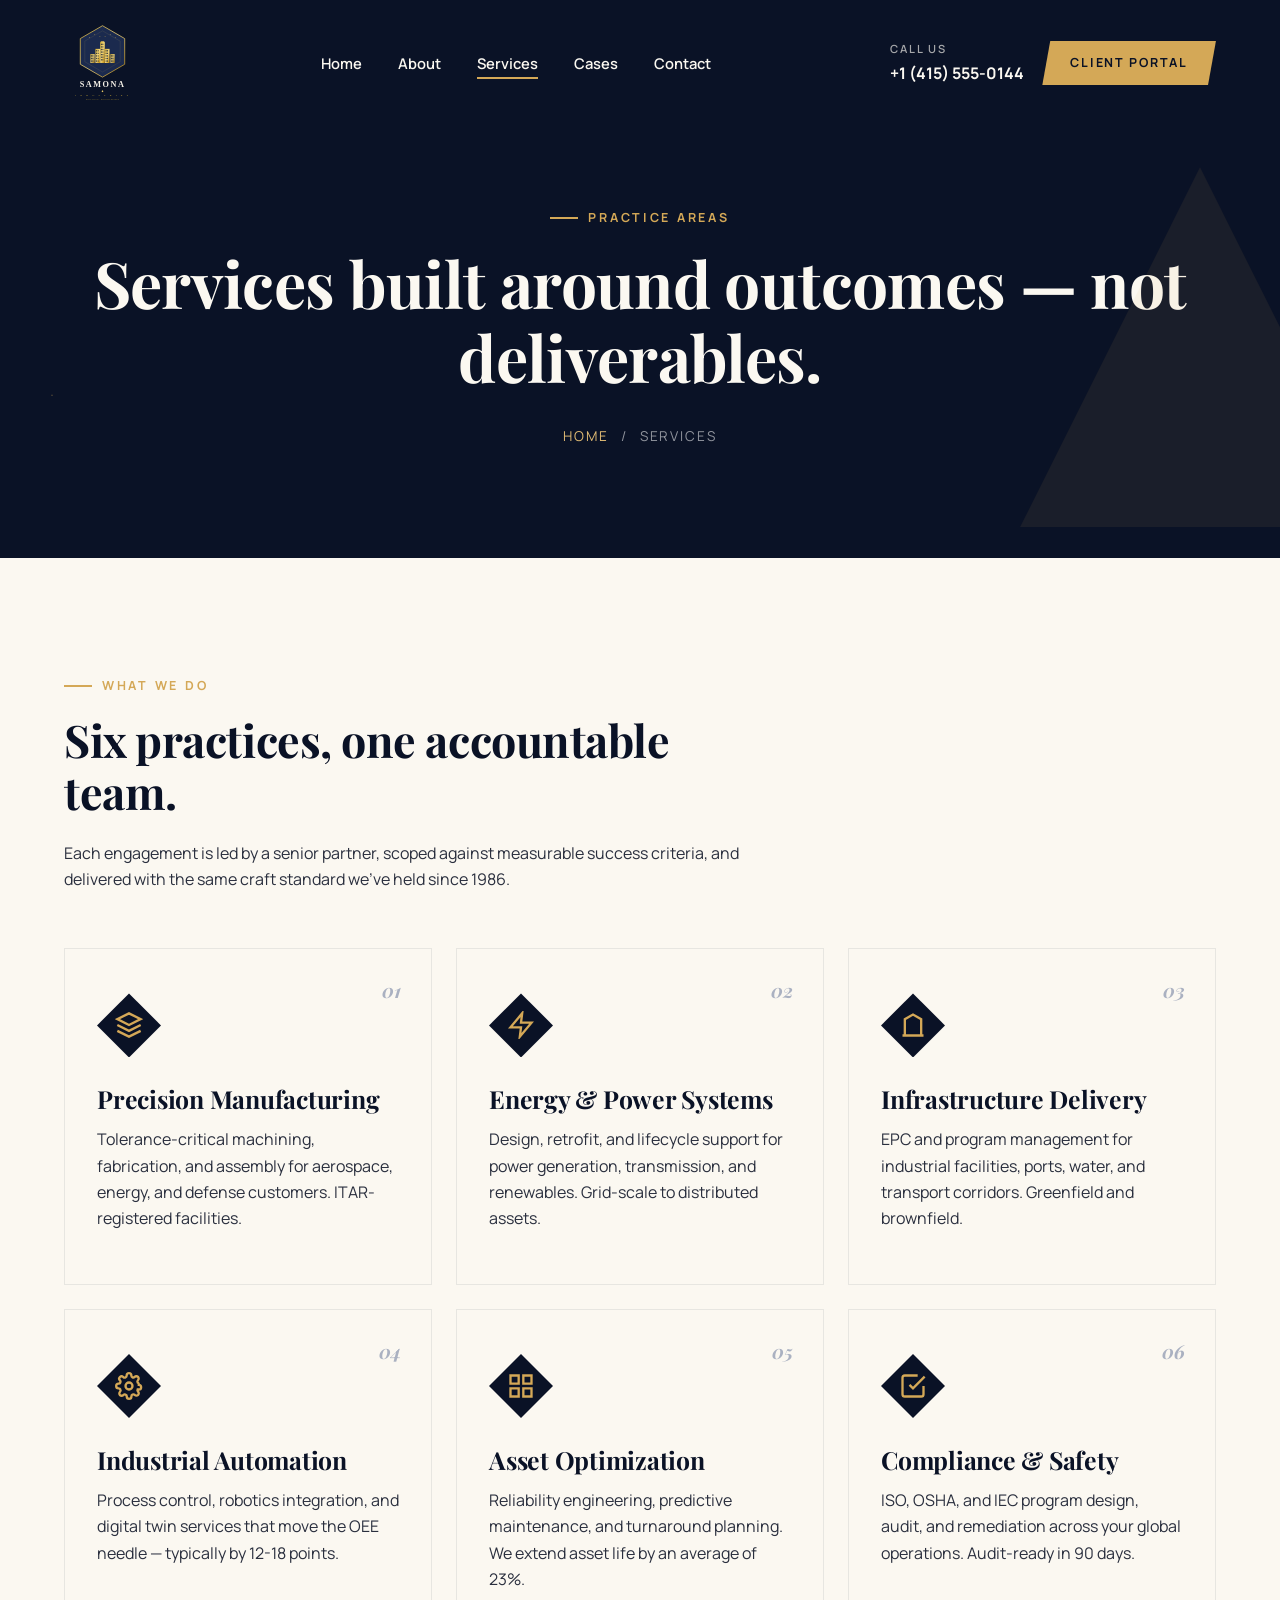
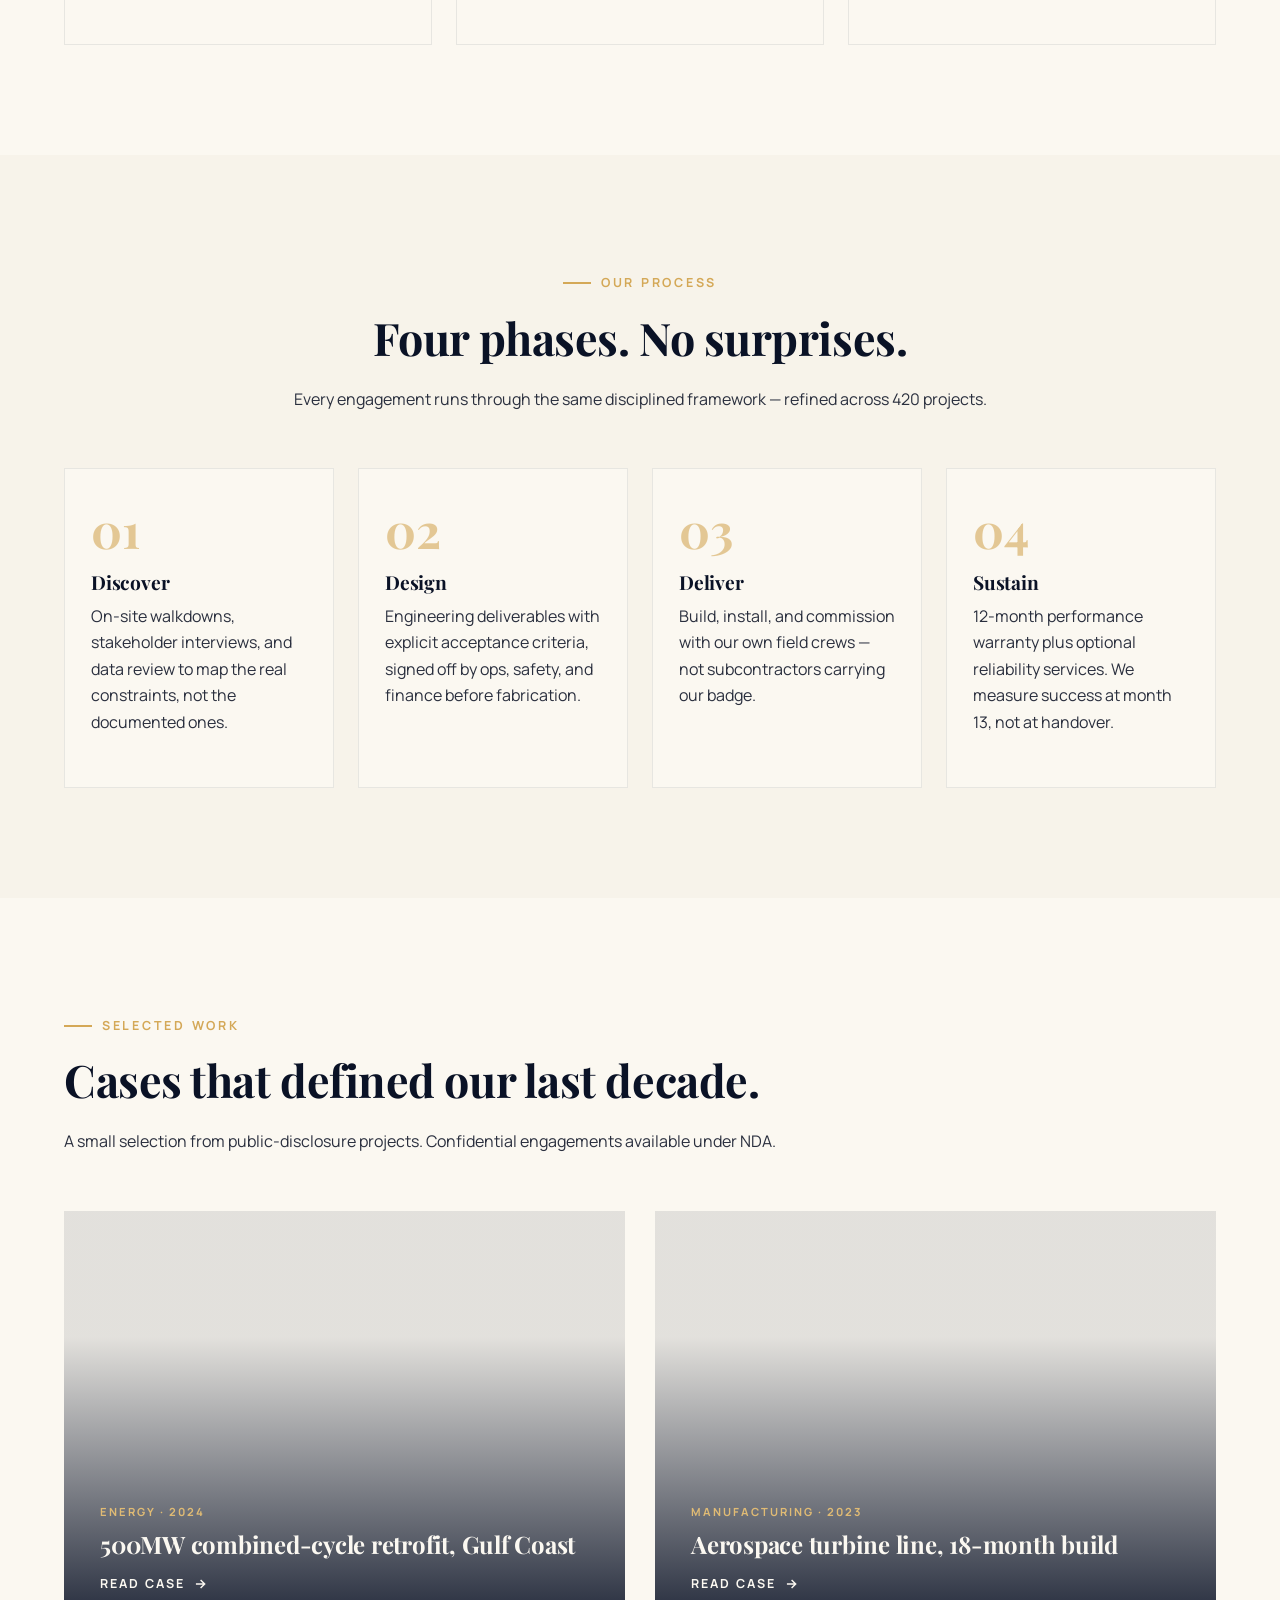
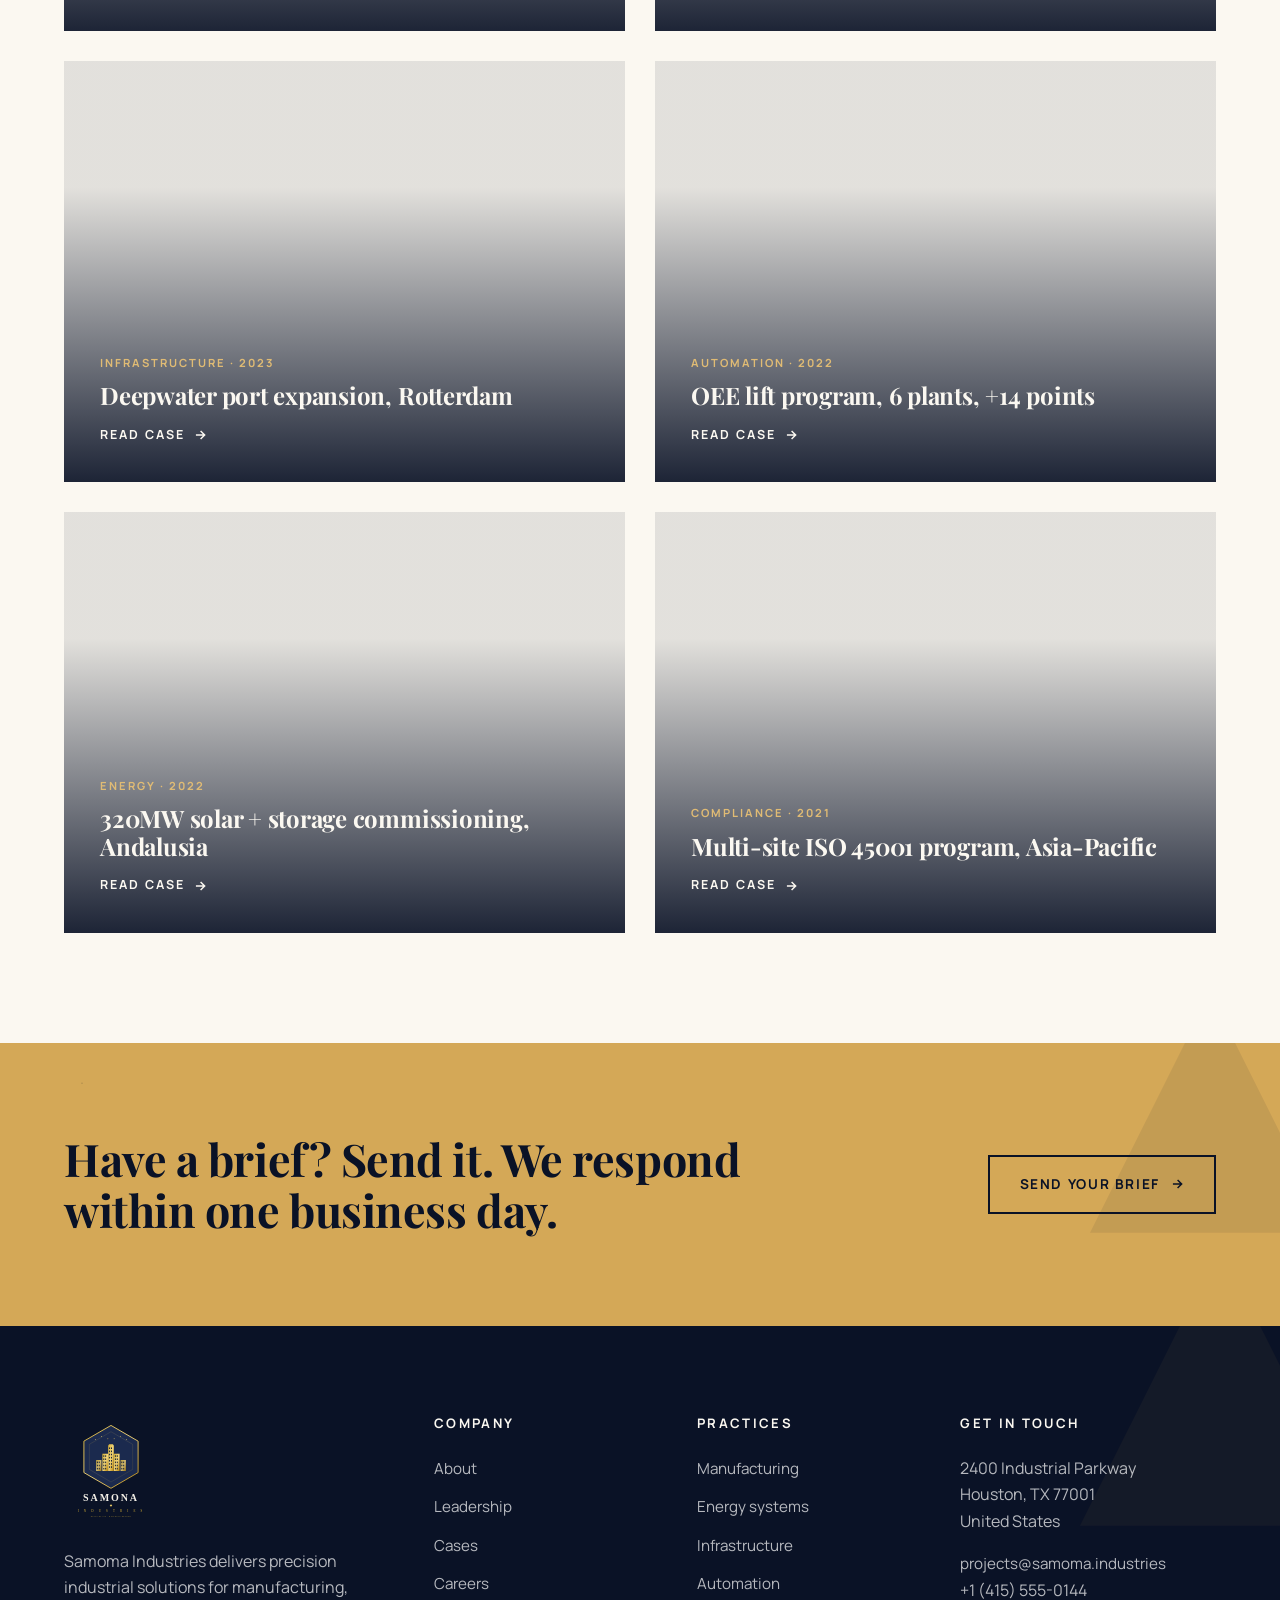
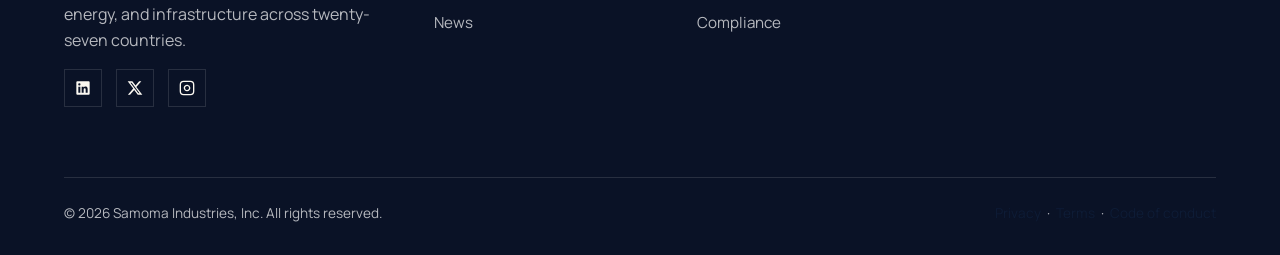
<file: services.html>
<!DOCTYPE html>
<html lang="en">
<head>
  <meta charset="UTF-8" />
  <meta name="viewport" content="width=device-width, initial-scale=1.0" />
  <title>Services &amp; Cases — Samoma Industries</title>
  <meta name="description" content="Six industrial practice areas and selected case studies from Samoma Industries." />
  <link rel="preconnect" href="https://fonts.googleapis.com" />
  <link rel="preconnect" href="https://fonts.gstatic.com" crossorigin />
  <link href="https://fonts.googleapis.com/css2?family=Manrope:wght@400;500;600;700;800&family=Playfair+Display:ital,wght@0,400;0,600;0,700;0,800;1,400;1,600&display=swap" rel="stylesheet" />
  <link rel="stylesheet" href="assets/css/style.css" />
</head>
<body>

  <!-- Header -->
  <header class="site-header">
    <div class="container nav">
      <a class="brand" href="index.html">
        <img class="brand-img brand-img-dark" src="assets/images/samona-logo-dark.svg" alt="Samona Industries">
        <img class="brand-img brand-img-light" src="assets/images/samona-logo-light.svg" alt="" aria-hidden="true">
      </a>
      <ul class="nav-links" id="nav-links">
        <li><a href="index.html">Home</a></li>
        <li><a href="about.html">About</a></li>
        <li><a href="services.html" class="active">Services</a></li>
        <li><a href="#cases">Cases</a></li>
        <li><a href="#contact">Contact</a></li>
      
      </ul>
      <div class="nav-cta">
        <div class="nav-phone">
          <span>Call us</span>
          +1 (415) 555&#8209;0144
        </div>
        <a class="btn btn-primary btn-compact" href="login.html">Client Portal</a>
        <button class="nav-toggle" aria-label="Toggle menu">
          <span></span><span></span><span></span>
        </button>
      </div>
    </div>
  </header>

  <!-- Page hero -->
  <section class="page-hero">
    <div class="container reveal">
      <span class="eyebrow" style="justify-content:center;">Practice areas</span>
      <h1>Services built around outcomes &mdash; not deliverables.</h1>
      <div class="crumbs">
        <a href="index.html">Home</a> <span>/</span> <span>Services</span>
      </div>
    </div>
  </section>

  <!-- Services grid -->
  <section>
    <div class="container">
      <div class="section-head reveal">
        <span class="eyebrow">What we do</span>
        <h2>Six practices, one accountable team.</h2>
        <p>Each engagement is led by a senior partner, scoped against measurable success criteria, and delivered with the same craft standard we&rsquo;ve held since 1986.</p>
      </div>

      <div class="services-grid">
        <article class="service-card reveal">
          <span class="num">01</span>
          <div class="service-icon">
            <svg viewBox="0 0 24 24" fill="none" stroke="currentColor" stroke-width="2"><path d="M12 2 2 7l10 5 10-5-10-5zM2 17l10 5 10-5M2 12l10 5 10-5"/></svg>
          </div>
          <h3>Precision Manufacturing</h3>
          <p>Tolerance-critical machining, fabrication, and assembly for aerospace, energy, and defense customers. ITAR-registered facilities.</p>
        </article>

        <article class="service-card reveal">
          <span class="num">02</span>
          <div class="service-icon">
            <svg viewBox="0 0 24 24" fill="none" stroke="currentColor" stroke-width="2"><path d="M13 2 3 14h9l-1 8 10-12h-9l1-8z"/></svg>
          </div>
          <h3>Energy &amp; Power Systems</h3>
          <p>Design, retrofit, and lifecycle support for power generation, transmission, and renewables. Grid-scale to distributed assets.</p>
        </article>

        <article class="service-card reveal">
          <span class="num">03</span>
          <div class="service-icon">
            <svg viewBox="0 0 24 24" fill="none" stroke="currentColor" stroke-width="2"><path d="M3 21h18M5 21V7l7-4 7 4v14M9 9h.01M9 12h.01M9 15h.01M15 9h.01M15 12h.01M15 15h.01"/></svg>
          </div>
          <h3>Infrastructure Delivery</h3>
          <p>EPC and program management for industrial facilities, ports, water, and transport corridors. Greenfield and brownfield.</p>
        </article>

        <article class="service-card reveal">
          <span class="num">04</span>
          <div class="service-icon">
            <svg viewBox="0 0 24 24" fill="none" stroke="currentColor" stroke-width="2"><circle cx="12" cy="12" r="3"/><path d="M19.4 15a1.65 1.65 0 0 0 .33 1.82l.06.06a2 2 0 1 1-2.83 2.83l-.06-.06a1.65 1.65 0 0 0-1.82-.33 1.65 1.65 0 0 0-1 1.51V21a2 2 0 0 1-4 0v-.09A1.65 1.65 0 0 0 9 19.4a1.65 1.65 0 0 0-1.82.33l-.06.06a2 2 0 1 1-2.83-2.83l.06-.06A1.65 1.65 0 0 0 4.6 15a1.65 1.65 0 0 0-1.51-1H3a2 2 0 0 1 0-4h.09A1.65 1.65 0 0 0 4.6 9a1.65 1.65 0 0 0-.33-1.82l-.06-.06a2 2 0 1 1 2.83-2.83l.06.06A1.65 1.65 0 0 0 9 4.6a1.65 1.65 0 0 0 1-1.51V3a2 2 0 0 1 4 0v.09a1.65 1.65 0 0 0 1 1.51 1.65 1.65 0 0 0 1.82-.33l.06-.06a2 2 0 1 1 2.83 2.83l-.06.06A1.65 1.65 0 0 0 19.4 9c.36.13.65.46.81.79.16.32.18.66.18 1.01V11a2 2 0 0 1 0 4z"/></svg>
          </div>
          <h3>Industrial Automation</h3>
          <p>Process control, robotics integration, and digital twin services that move the OEE needle &mdash; typically by 12-18 points.</p>
        </article>

        <article class="service-card reveal">
          <span class="num">05</span>
          <div class="service-icon">
            <svg viewBox="0 0 24 24" fill="none" stroke="currentColor" stroke-width="2"><path d="M3 3h7v7H3zM14 3h7v7h-7zM14 14h7v7h-7zM3 14h7v7H3z"/></svg>
          </div>
          <h3>Asset Optimization</h3>
          <p>Reliability engineering, predictive maintenance, and turnaround planning. We extend asset life by an average of 23%.</p>
        </article>

        <article class="service-card reveal">
          <span class="num">06</span>
          <div class="service-icon">
            <svg viewBox="0 0 24 24" fill="none" stroke="currentColor" stroke-width="2"><path d="M9 11l3 3L22 4M21 12v7a2 2 0 0 1-2 2H5a2 2 0 0 1-2-2V5a2 2 0 0 1 2-2h11"/></svg>
          </div>
          <h3>Compliance &amp; Safety</h3>
          <p>ISO, OSHA, and IEC program design, audit, and remediation across your global operations. Audit-ready in 90 days.</p>
        </article>
      </div>
    </div>
  </section>

  <!-- Process -->
  <section style="background: var(--cream-100);">
    <div class="container">
      <div class="section-head center reveal">
        <span class="eyebrow">Our process</span>
        <h2>Four phases. No surprises.</h2>
        <p>Every engagement runs through the same disciplined framework &mdash; refined across 420 projects.</p>
      </div>

      <div class="process-grid">
        <div class="process-step reveal">
          <div class="step-num">01</div>
          <h4>Discover</h4>
          <p>On-site walkdowns, stakeholder interviews, and data review to map the real constraints, not the documented ones.</p>
        </div>
        <div class="process-step reveal">
          <div class="step-num">02</div>
          <h4>Design</h4>
          <p>Engineering deliverables with explicit acceptance criteria, signed off by ops, safety, and finance before fabrication.</p>
        </div>
        <div class="process-step reveal">
          <div class="step-num">03</div>
          <h4>Deliver</h4>
          <p>Build, install, and commission with our own field crews &mdash; not subcontractors carrying our badge.</p>
        </div>
        <div class="process-step reveal">
          <div class="step-num">04</div>
          <h4>Sustain</h4>
          <p>12-month performance warranty plus optional reliability services. We measure success at month 13, not at handover.</p>
        </div>
      </div>
    </div>
  </section>

  <!-- Cases -->
  <section id="cases">
    <div class="container">
      <div class="section-head reveal">
        <span class="eyebrow">Selected work</span>
        <h2>Cases that defined our last decade.</h2>
        <p>A small selection from public-disclosure projects. Confidential engagements available under NDA.</p>
      </div>

      <div class="cases-grid">
        <a class="case-card reveal" href="#" style="background-image: url('https://images.unsplash.com/photo-1581094794329-c8112a89af12?auto=format&fit=crop&w=1100&q=80');">
          <div class="case-card-inner">
            <span class="tag">Energy &middot; 2024</span>
            <h3>500MW combined-cycle retrofit, Gulf Coast</h3>
            <span class="read-more">Read case
              <svg class="arrow" width="14" height="14" viewBox="0 0 24 24" fill="none" stroke="currentColor" stroke-width="2.5"><path d="M5 12h14M13 5l7 7-7 7"/></svg>
            </span>
          </div>
        </a>

        <a class="case-card reveal" href="#" style="background-image: url('https://images.unsplash.com/photo-1565793298595-6a879b1d9492?auto=format&fit=crop&w=1100&q=80');">
          <div class="case-card-inner">
            <span class="tag">Manufacturing &middot; 2023</span>
            <h3>Aerospace turbine line, 18-month build</h3>
            <span class="read-more">Read case
              <svg class="arrow" width="14" height="14" viewBox="0 0 24 24" fill="none" stroke="currentColor" stroke-width="2.5"><path d="M5 12h14M13 5l7 7-7 7"/></svg>
            </span>
          </div>
        </a>

        <a class="case-card reveal" href="#" style="background-image: url('https://images.unsplash.com/photo-1518709268805-4e9042af2176?auto=format&fit=crop&w=1100&q=80');">
          <div class="case-card-inner">
            <span class="tag">Infrastructure &middot; 2023</span>
            <h3>Deepwater port expansion, Rotterdam</h3>
            <span class="read-more">Read case
              <svg class="arrow" width="14" height="14" viewBox="0 0 24 24" fill="none" stroke="currentColor" stroke-width="2.5"><path d="M5 12h14M13 5l7 7-7 7"/></svg>
            </span>
          </div>
        </a>

        <a class="case-card reveal" href="#" style="background-image: url('https://images.unsplash.com/photo-1581092918056-0c4c3acd3789?auto=format&fit=crop&w=1100&q=80');">
          <div class="case-card-inner">
            <span class="tag">Automation &middot; 2022</span>
            <h3>OEE lift program, 6 plants, +14 points</h3>
            <span class="read-more">Read case
              <svg class="arrow" width="14" height="14" viewBox="0 0 24 24" fill="none" stroke="currentColor" stroke-width="2.5"><path d="M5 12h14M13 5l7 7-7 7"/></svg>
            </span>
          </div>
        </a>

        <a class="case-card reveal" href="#" style="background-image: url('https://images.unsplash.com/photo-1565843708714-52ecf69ab81f?auto=format&fit=crop&w=1100&q=80');">
          <div class="case-card-inner">
            <span class="tag">Energy &middot; 2022</span>
            <h3>320MW solar + storage commissioning, Andalusia</h3>
            <span class="read-more">Read case
              <svg class="arrow" width="14" height="14" viewBox="0 0 24 24" fill="none" stroke="currentColor" stroke-width="2.5"><path d="M5 12h14M13 5l7 7-7 7"/></svg>
            </span>
          </div>
        </a>

        <a class="case-card reveal" href="#" style="background-image: url('https://images.unsplash.com/photo-1504917595217-d4dc5ebe6122?auto=format&fit=crop&w=1100&q=80');">
          <div class="case-card-inner">
            <span class="tag">Compliance &middot; 2021</span>
            <h3>Multi-site ISO 45001 program, Asia-Pacific</h3>
            <span class="read-more">Read case
              <svg class="arrow" width="14" height="14" viewBox="0 0 24 24" fill="none" stroke="currentColor" stroke-width="2.5"><path d="M5 12h14M13 5l7 7-7 7"/></svg>
            </span>
          </div>
        </a>
      </div>
    </div>
  </section>

  <!-- CTA -->
  <section id="contact" class="cta-band">
    <div class="container cta-inner reveal">
      <h2>Have a brief? Send it. We respond within one business day.</h2>
      <a class="btn btn-outline" href="mailto:projects@samoma.industries">
        Send your brief
        <svg class="arrow" width="14" height="14" viewBox="0 0 24 24" fill="none" stroke="currentColor" stroke-width="2.5"><path d="M5 12h14M13 5l7 7-7 7"/></svg>
      </a>
    </div>
  </section>

  <!-- Footer -->
  <footer class="site-footer">
    <div class="container">
      <div class="footer-grid">
        <div>
          <a class="brand" href="index.html">
            <img class="brand-img brand-img-dark" src="assets/images/samona-logo-dark.svg" alt="Samona Industries">
            <img class="brand-img brand-img-light" src="assets/images/samona-logo-light.svg" alt="" aria-hidden="true">
          </a>
          <p>Samoma Industries delivers precision industrial solutions for manufacturing, energy, and infrastructure across twenty-seven countries.</p>
          <div class="footer-socials">
            <a href="#" aria-label="LinkedIn"><svg width="16" height="16" viewBox="0 0 24 24" fill="currentColor"><path d="M20.5 2h-17A1.5 1.5 0 0 0 2 3.5v17A1.5 1.5 0 0 0 3.5 22h17a1.5 1.5 0 0 0 1.5-1.5v-17A1.5 1.5 0 0 0 20.5 2zM8 19H5v-9h3zM6.5 8.25A1.75 1.75 0 1 1 8.3 6.5a1.78 1.78 0 0 1-1.8 1.75zM19 19h-3v-4.74c0-1.42-.6-1.93-1.38-1.93A1.74 1.74 0 0 0 13 14.19V19h-3v-9h2.9v1.3a3.11 3.11 0 0 1 2.7-1.4c1.55 0 3.36.86 3.36 3.66z"/></svg></a>
            <a href="#" aria-label="Twitter"><svg width="16" height="16" viewBox="0 0 24 24" fill="currentColor"><path d="M18.244 2H21.5l-7.5 8.57L23 22h-6.844l-5.36-7.01L4.6 22H1.34l8.014-9.16L1 2h7.014l4.84 6.41zm-1.2 18h1.83L7.04 4h-1.96z"/></svg></a>
            <a href="#" aria-label="Instagram"><svg width="16" height="16" viewBox="0 0 24 24" fill="none" stroke="currentColor" stroke-width="2"><rect x="2" y="2" width="20" height="20" rx="5"/><path d="M16 11.37A4 4 0 1 1 12.63 8 4 4 0 0 1 16 11.37zM17.5 6.5h.01"/></svg></a>
          </div>
        </div>
        <div>
          <h5>Company</h5>
          <ul>
            <li><a href="about.html">About</a></li>
            <li><a href="about.html#team">Leadership</a></li>
            <li><a href="services.html#cases">Cases</a></li>
            <li><a href="#">Careers</a></li>
            <li><a href="#">News</a></li>
          </ul>
        </div>
        <div>
          <h5>Practices</h5>
          <ul>
            <li><a href="services.html">Manufacturing</a></li>
            <li><a href="services.html">Energy systems</a></li>
            <li><a href="services.html">Infrastructure</a></li>
            <li><a href="services.html">Automation</a></li>
            <li><a href="services.html">Compliance</a></li>
          </ul>
        </div>
        <div>
          <h5>Get in touch</h5>
          <p>2400 Industrial Parkway<br/>Houston, TX 77001<br/>United States</p>
          <p><a href="mailto:projects@samoma.industries">projects@samoma.industries</a><br/>+1 (415) 555-0144</p>
        </div>
      </div>
      <div class="footer-bottom">
        <div>&copy; <span id="year">2026</span> Samoma Industries, Inc. All rights reserved.</div>
        <div><a href="#">Privacy</a> &nbsp;&middot;&nbsp; <a href="#">Terms</a> &nbsp;&middot;&nbsp; <a href="#">Code of conduct</a></div>
      </div>
    </div>
  </footer>

  <script src="assets/js/main.js"></script>
</body>
</html>
</file>
<file: assets/css/style.css>
/* ============================================================
   Samoma Industries — Grandviz-inspired theme
   Palette: deep navy + warm gold + cream
   Typography: Playfair Display (display) + Manrope (UI/body)
   ============================================================ */

:root {
  --navy-900: #0a1226;
  --navy-800: #0e1c36;
  --navy-700: #142544;
  --navy-600: #1e3260;
  --gold-500: #d4a857;
  --gold-400: #e0bb74;
  --gold-300: #ecd29c;
  --cream-100: #f7f3ea;
  --cream-50:  #fbf8f1;
  --ink-900: #0c0f1a;
  --ink-700: #2a2f3e;
  --ink-500: #5a6071;
  --ink-300: #aab1c1;
  --line: rgba(10, 18, 38, 0.08);
  --line-light: rgba(255, 255, 255, 0.12);
  --danger: #c0392b;
  --shadow-sm: 0 4px 14px rgba(10, 18, 38, 0.06);
  --shadow-md: 0 16px 40px rgba(10, 18, 38, 0.10);
  --shadow-lg: 0 30px 70px rgba(10, 18, 38, 0.18);
  --radius-sm: 4px;
  --radius-md: 10px;
  --radius-lg: 18px;
  --container: 1200px;
  --transition: 0.35s cubic-bezier(0.22, 0.61, 0.36, 1);
}

* { box-sizing: border-box; }

html { scroll-behavior: smooth; }

body {
  margin: 0;
  font-family: 'Manrope', -apple-system, BlinkMacSystemFont, 'Segoe UI', sans-serif;
  font-size: 16px;
  line-height: 1.65;
  color: var(--ink-700);
  background: var(--cream-50);
  -webkit-font-smoothing: antialiased;
  overflow-x: hidden;
}

img { max-width: 100%; display: block; }

a {
  color: var(--navy-800);
  text-decoration: none;
  transition: color var(--transition);
}
a:hover { color: var(--gold-500); }

h1, h2, h3, h4, h5 {
  font-family: 'Playfair Display', Georgia, serif;
  color: var(--navy-900);
  font-weight: 700;
  letter-spacing: -0.01em;
  margin: 0 0 0.5em;
  line-height: 1.15;
}

h1 { font-size: clamp(2.4rem, 5vw, 4rem); }
h2 { font-size: clamp(1.9rem, 3.6vw, 2.8rem); }
h3 { font-size: clamp(1.3rem, 2vw, 1.55rem); }
h4 { font-size: 1.1rem; }

p { margin: 0 0 1rem; }

.container {
  max-width: var(--container);
  margin: 0 auto;
  padding: 0 24px;
}

/* ---------- Eyebrow & section heads ---------- */
.eyebrow {
  display: inline-flex;
  align-items: center;
  gap: 10px;
  font-family: 'Manrope', sans-serif;
  font-size: 0.78rem;
  font-weight: 700;
  letter-spacing: 0.22em;
  text-transform: uppercase;
  color: var(--gold-500);
  margin-bottom: 18px;
}
.eyebrow::before {
  content: "";
  width: 28px; height: 2px;
  background: var(--gold-500);
}

.section-head { max-width: 720px; margin-bottom: 56px; }
.section-head.center { margin-left: auto; margin-right: auto; text-align: center; }
.section-head.center .eyebrow { justify-content: center; }

/* ---------- Buttons ---------- */
.btn {
  display: inline-flex;
  align-items: center;
  gap: 10px;
  padding: 16px 30px;
  font-family: 'Manrope', sans-serif;
  font-weight: 700;
  font-size: 0.85rem;
  letter-spacing: 0.12em;
  text-transform: uppercase;
  border: none;
  cursor: pointer;
  position: relative;
  overflow: hidden;
  transition: transform var(--transition), box-shadow var(--transition), background var(--transition), color var(--transition);
}
.btn-primary {
  background: var(--gold-500);
  color: var(--navy-900);
  clip-path: polygon(8px 0, 100% 0, calc(100% - 8px) 100%, 0 100%);
  padding-left: 36px;
  padding-right: 36px;
}
.btn-primary:hover {
  background: var(--navy-900);
  color: var(--gold-400);
}
.btn-outline {
  background: transparent;
  color: var(--navy-900);
  border: 2px solid var(--navy-900);
}
.btn-outline:hover {
  background: var(--navy-900);
  color: var(--cream-50);
}
.btn-ghost {
  background: transparent;
  color: var(--cream-50);
  border: 2px solid rgba(255,255,255,0.35);
}
.btn-ghost:hover {
  background: var(--gold-500);
  color: var(--navy-900);
  border-color: var(--gold-500);
}
.btn .arrow { transition: transform var(--transition); }
.btn:hover .arrow { transform: translateX(6px); }

.btn-compact {
  padding: 12px 22px;
  font-size: 0.78rem;
  letter-spacing: 0.14em;
}
.btn-compact.btn-primary {
  padding-left: 28px;
  padding-right: 28px;
}

/* ---------- Header / Nav ---------- */
.site-header {
  position: fixed;
  top: 0; left: 0; right: 0;
  z-index: 100;
  padding: 18px 0;
  transition: background var(--transition), padding var(--transition), box-shadow var(--transition);
}
.site-header.scrolled {
  background: var(--cream-50);
  padding: 10px 0;
  box-shadow: var(--shadow-sm);
}
/* Header floats over a navy hero on home/about/services/dashboard.
   While unscrolled, flip nav text to cream so it reads against navy. */
body:has(.hero, .page-hero) .site-header:not(.scrolled) .brand,
body:has(.hero, .page-hero) .site-header:not(.scrolled) .nav-links a,
body:has(.hero, .page-hero) .site-header:not(.scrolled) .nav-phone {
  color: var(--cream-50);
}
body:has(.hero, .page-hero) .site-header:not(.scrolled) .nav-phone span {
  color: rgba(251, 248, 241, 0.65);
}
body:has(.hero, .page-hero) .site-header:not(.scrolled) .nav-toggle span {
  background: var(--cream-50);
}
.nav {
  display: flex;
  align-items: center;
  justify-content: space-between;
  gap: 24px;
}
.brand {
  display: flex;
  align-items: center;
  gap: 12px;
  font-family: 'Playfair Display', serif;
  font-size: 1.55rem;
  font-weight: 800;
  color: var(--navy-900);
  letter-spacing: -0.02em;
}
.brand .mark {
  width: 36px; height: 36px;
  display: grid; place-items: center;
  background: var(--gold-500);
  clip-path: polygon(50% 0, 100% 100%, 0 100%);
}
.brand .mark::after {
  content: "";
  width: 12px; height: 12px;
  background: var(--navy-900);
  clip-path: polygon(50% 0, 100% 100%, 0 100%);
  margin-top: 8px;
}
.brand strong { color: var(--gold-500); margin-left: 2px; }

.brand-img {
  display: block;
  height: 90px;
  width: auto;
}
.brand-img-light { display: none; }
.site-header.scrolled .brand-img-dark { display: none; }
.site-header.scrolled .brand-img-light { display: block; }
.footer-grid .brand .brand-img { height: 110px; }
.auth-aside .brand .brand-img { height: 140px; }

.nav-links {
  display: flex;
  gap: 36px;
  list-style: none;
  margin: 0; padding: 0;
}
.nav-links a {
  font-family: 'Manrope', sans-serif;
  font-weight: 600;
  font-size: 0.92rem;
  color: var(--navy-900);
  position: relative;
  padding: 6px 0;
}
.nav-links a::after {
  content: "";
  position: absolute;
  left: 0; bottom: 0;
  width: 0; height: 2px;
  background: var(--gold-500);
  transition: width var(--transition);
}
.nav-links a:hover::after,
.nav-links a.active::after { width: 100%; }

.nav-cta { display: flex; align-items: center; gap: 18px; }
.nav-phone {
  display: none;
  font-family: 'Manrope', sans-serif;
  font-weight: 700;
  color: var(--navy-900);
}
.nav-phone span {
  display: block;
  font-size: 0.7rem;
  font-weight: 600;
  color: var(--ink-500);
  letter-spacing: 0.18em;
  text-transform: uppercase;
  margin-bottom: 2px;
}

.nav-toggle {
  display: none;
  background: none;
  border: 0;
  width: 40px; height: 40px;
  cursor: pointer;
  flex-direction: column;
  justify-content: center;
  gap: 5px;
}
.nav-toggle span {
  display: block;
  width: 24px; height: 2px;
  background: var(--navy-900);
  transition: transform var(--transition), opacity var(--transition);
}

/* ---------- Hero ---------- */
.hero {
  position: relative;
  padding: 180px 0 120px;
  background: var(--navy-900);
  color: var(--cream-50);
  overflow: hidden;
}
.hero::before {
  content: "";
  position: absolute;
  top: 0; right: 0;
  width: 55%; height: 100%;
  background:
    radial-gradient(circle at 30% 30%, rgba(212,168,87,0.18), transparent 60%),
    linear-gradient(135deg, var(--navy-800), var(--navy-900));
  clip-path: polygon(25% 0, 100% 0, 100% 100%, 0 100%);
}
.hero::after {
  /* Triangle accents - signature Grandviz element */
  content: "";
  position: absolute;
  right: -60px; top: 20%;
  width: 380px; height: 380px;
  background: var(--gold-500);
  opacity: 0.08;
  clip-path: polygon(50% 0, 100% 100%, 0 100%);
  animation: floaty 8s ease-in-out infinite;
}
@keyframes floaty {
  0%, 100% { transform: translateY(0) rotate(0); }
  50% { transform: translateY(-20px) rotate(6deg); }
}

.hero-inner {
  position: relative;
  z-index: 2;
  display: grid;
  grid-template-columns: 1.1fr 0.9fr;
  gap: 60px;
  align-items: center;
}
.hero h1 { color: var(--cream-50); }
.hero h1 em {
  font-style: italic;
  color: var(--gold-400);
}
.hero .lede {
  font-size: 1.1rem;
  color: rgba(255,255,255,0.78);
  max-width: 520px;
  margin-bottom: 36px;
}
.hero-actions { display: flex; gap: 16px; flex-wrap: wrap; }

.hero-stats {
  display: grid;
  grid-template-columns: repeat(3, 1fr);
  gap: 24px;
  margin-top: 60px;
  padding-top: 40px;
  border-top: 1px solid var(--line-light);
}
.hero-stats .num {
  font-family: 'Playfair Display', serif;
  font-size: 2.6rem;
  font-weight: 700;
  color: var(--gold-400);
  line-height: 1;
  margin-bottom: 8px;
}
.hero-stats .label {
  font-size: 0.85rem;
  color: rgba(255,255,255,0.6);
  letter-spacing: 0.06em;
}

.hero-visual {
  position: relative;
  height: 480px;
}
.hero-visual .frame {
  position: absolute;
  inset: 0;
  background: linear-gradient(180deg, rgba(212,168,87,0.85), rgba(212,168,87,0.3));
  clip-path: polygon(0 0, 100% 0, 100% 88%, 50% 100%, 0 88%);
}
.hero-visual .frame-inner {
  position: absolute;
  inset: 8px;
  background-image:
    linear-gradient(180deg, rgba(10,18,38,0.35), rgba(10,18,38,0.7)),
    url("https://images.unsplash.com/photo-1554224155-1696413565d3?auto=format&fit=crop&w=1200&q=80");
  background-size: cover;
  background-position: center;
  clip-path: polygon(0 0, 100% 0, 100% 88%, 50% 100%, 0 88%);
}
.hero-badge {
  position: absolute;
  left: -40px; bottom: 40px;
  background: var(--cream-50);
  color: var(--navy-900);
  padding: 22px 28px;
  box-shadow: var(--shadow-lg);
  display: flex; align-items: center; gap: 16px;
  z-index: 3;
}
.hero-badge .badge-icon {
  width: 52px; height: 52px;
  display: grid; place-items: center;
  background: var(--navy-900);
  color: var(--gold-500);
  font-family: 'Playfair Display', serif;
  font-size: 1.4rem;
  font-weight: 700;
  clip-path: polygon(50% 0, 100% 100%, 0 100%);
}
.hero-badge .badge-icon span { margin-top: 14px; }
.hero-badge strong { display: block; font-family: 'Playfair Display', serif; font-size: 1.2rem; }
.hero-badge small { color: var(--ink-500); font-size: 0.78rem; letter-spacing: 0.1em; text-transform: uppercase; }

/* ---------- Section base ---------- */
section { padding: 110px 0; position: relative; }
section.tight { padding: 80px 0; }
section.dark {
  background: var(--navy-900);
  color: rgba(255,255,255,0.78);
}
section.dark h1,
section.dark h2,
section.dark h3 { color: var(--cream-50); }

/* ---------- Services grid ---------- */
.services-grid {
  display: grid;
  grid-template-columns: repeat(3, 1fr);
  gap: 24px;
}
.service-card {
  background: var(--cream-50);
  padding: 44px 32px 36px;
  border: 1px solid var(--line);
  position: relative;
  transition: transform var(--transition), box-shadow var(--transition), background var(--transition), color var(--transition);
  overflow: hidden;
}
.service-card::before {
  content: "";
  position: absolute;
  top: 0; left: 0;
  width: 60px; height: 60px;
  background: var(--gold-500);
  clip-path: polygon(0 0, 100% 0, 0 100%);
  opacity: 0;
  transition: opacity var(--transition);
}
.service-card:hover {
  transform: translateY(-6px);
  box-shadow: var(--shadow-md);
  background: var(--navy-900);
  color: rgba(255,255,255,0.78);
}
.service-card:hover h3 { color: var(--cream-50); }
.service-card:hover::before { opacity: 1; }

.service-icon {
  width: 64px; height: 64px;
  display: grid; place-items: center;
  background: var(--navy-900);
  color: var(--gold-500);
  margin-bottom: 28px;
  clip-path: polygon(50% 0, 100% 50%, 50% 100%, 0 50%);
  transition: background var(--transition);
}
.service-card:hover .service-icon {
  background: var(--gold-500);
  color: var(--navy-900);
}
.service-icon svg { width: 28px; height: 28px; }
.service-card h3 { transition: color var(--transition); }
.service-card .num {
  position: absolute;
  top: 26px; right: 30px;
  font-family: 'Playfair Display', serif;
  font-size: 1.2rem;
  font-weight: 700;
  color: var(--ink-300);
  font-style: italic;
}
.service-link {
  display: inline-flex;
  align-items: center;
  gap: 8px;
  margin-top: 18px;
  font-weight: 700;
  font-size: 0.82rem;
  text-transform: uppercase;
  letter-spacing: 0.14em;
  color: var(--navy-900);
  transition: color var(--transition);
}
.service-card:hover .service-link { color: var(--gold-400); }

/* ---------- About preview ---------- */
.about-preview { display: grid; grid-template-columns: 1fr 1fr; gap: 80px; align-items: center; }
.about-image {
  position: relative;
  aspect-ratio: 4 / 5;
  background-image: linear-gradient(180deg, rgba(10,18,38,0.15), rgba(10,18,38,0.55)),
    url("https://images.unsplash.com/photo-1521737711867-e3b97375f902?auto=format&fit=crop&w=900&q=80");
  background-size: cover;
  background-position: center;
}
.about-image::before {
  content: "";
  position: absolute;
  top: -28px; left: -28px;
  width: 100%; height: 100%;
  border: 2px solid var(--gold-500);
  z-index: -1;
}
.about-image::after {
  content: "";
  position: absolute;
  bottom: -30px; right: -30px;
  width: 120px; height: 120px;
  background: var(--gold-500);
  clip-path: polygon(50% 0, 100% 100%, 0 100%);
}
.about-features { list-style: none; padding: 0; margin: 28px 0 36px; }
.about-features li {
  padding: 12px 0 12px 36px;
  position: relative;
  border-bottom: 1px solid var(--line);
}
.about-features li::before {
  content: "";
  position: absolute;
  left: 0; top: 18px;
  width: 18px; height: 18px;
  background: var(--gold-500);
  clip-path: polygon(50% 0, 100% 100%, 0 100%);
}
.signature-row {
  display: flex; align-items: center; gap: 24px;
  margin-top: 32px;
  padding-top: 28px;
  border-top: 1px solid var(--line);
}
.signature-row .sig-name {
  font-family: 'Playfair Display', serif;
  font-style: italic;
  font-size: 1.4rem;
  color: var(--navy-900);
}
.signature-row .sig-role { font-size: 0.85rem; color: var(--ink-500); letter-spacing: 0.08em; text-transform: uppercase; }

/* ---------- Stats band ---------- */
.stats-band {
  display: grid;
  grid-template-columns: repeat(4, 1fr);
  gap: 40px;
  padding: 70px 60px;
  background: var(--navy-900);
  color: var(--cream-50);
  position: relative;
  margin-top: -90px;
  z-index: 3;
  clip-path: polygon(0 0, 100% 0, 100% 100%, 0 calc(100% - 30px));
}
.stats-band .stat .num {
  font-family: 'Playfair Display', serif;
  font-size: 3rem;
  font-weight: 700;
  color: var(--gold-400);
  line-height: 1;
  margin-bottom: 10px;
}
.stats-band .stat .label {
  font-size: 0.85rem;
  letter-spacing: 0.12em;
  text-transform: uppercase;
  color: rgba(255,255,255,0.7);
}

/* ---------- CTA band ---------- */
.cta-band {
  position: relative;
  padding: 90px 0;
  background: var(--gold-500);
  color: var(--navy-900);
  overflow: hidden;
}
.cta-band::before {
  content: "";
  position: absolute;
  right: -50px; top: -50px;
  width: 240px; height: 240px;
  background: var(--navy-900);
  opacity: 0.08;
  clip-path: polygon(50% 0, 100% 100%, 0 100%);
}
.cta-band::after {
  content: "";
  position: absolute;
  left: -80px; bottom: -80px;
  width: 320px; height: 320px;
  border: 2px solid var(--navy-900);
  opacity: 0.12;
  clip-path: polygon(50% 0, 100% 100%, 0 100%);
}
.cta-inner {
  display: flex;
  justify-content: space-between;
  align-items: center;
  gap: 40px;
  position: relative;
  z-index: 2;
}
.cta-inner h2 { color: var(--navy-900); margin: 0; max-width: 700px; }

/* ---------- Team ---------- */
.team-grid {
  display: grid;
  grid-template-columns: repeat(4, 1fr);
  gap: 30px;
}
.team-card {
  position: relative;
  overflow: hidden;
  background: var(--navy-900);
  color: var(--cream-50);
}
.team-photo {
  aspect-ratio: 3 / 4;
  background-size: cover;
  background-position: center;
  position: relative;
  transition: transform var(--transition);
}
.team-photo::after {
  content: "";
  position: absolute;
  inset: 0;
  background: linear-gradient(180deg, transparent 40%, rgba(10,18,38,0.85));
  transition: opacity var(--transition);
}
.team-card:hover .team-photo { transform: scale(1.04); }
.team-info {
  position: absolute;
  bottom: 0; left: 0; right: 0;
  padding: 24px 24px 22px;
  z-index: 2;
}
.team-info h4 {
  font-family: 'Playfair Display', serif;
  font-size: 1.25rem;
  color: var(--cream-50);
  margin: 0 0 4px;
}
.team-info .role {
  font-size: 0.8rem;
  color: var(--gold-400);
  letter-spacing: 0.14em;
  text-transform: uppercase;
}
.team-social {
  position: absolute;
  top: 20px; right: 20px;
  display: flex; flex-direction: column; gap: 8px;
  opacity: 0;
  transform: translateY(-10px);
  transition: opacity var(--transition), transform var(--transition);
  z-index: 2;
}
.team-card:hover .team-social {
  opacity: 1;
  transform: translateY(0);
}
.team-social a {
  width: 36px; height: 36px;
  display: grid; place-items: center;
  background: var(--gold-500);
  color: var(--navy-900);
}
.team-social a:hover { background: var(--cream-50); }

/* ---------- Page hero (inner pages) ---------- */
.page-hero {
  background: var(--navy-900);
  color: var(--cream-50);
  padding: 200px 0 110px;
  position: relative;
  overflow: hidden;
  text-align: center;
}
.page-hero::before {
  content: "";
  position: absolute;
  right: -100px; top: 30%;
  width: 360px; height: 360px;
  background: var(--gold-500);
  opacity: 0.08;
  clip-path: polygon(50% 0, 100% 100%, 0 100%);
}
.page-hero::after {
  content: "";
  position: absolute;
  left: -60px; bottom: -60px;
  width: 220px; height: 220px;
  border: 2px solid rgba(212,168,87,0.3);
  clip-path: polygon(50% 0, 100% 100%, 0 100%);
}
.page-hero h1 { color: var(--cream-50); }
.page-hero .crumbs {
  display: flex;
  justify-content: center;
  gap: 12px;
  font-size: 0.85rem;
  letter-spacing: 0.14em;
  text-transform: uppercase;
  color: rgba(255,255,255,0.55);
  margin-top: 16px;
}
.page-hero .crumbs a { color: var(--gold-400); }

/* ---------- Cases grid ---------- */
.cases-grid {
  display: grid;
  grid-template-columns: repeat(2, 1fr);
  gap: 30px;
}
.case-card {
  position: relative;
  overflow: hidden;
  aspect-ratio: 4 / 3;
  background-size: cover;
  background-position: center;
  color: var(--cream-50);
  display: flex;
  align-items: flex-end;
  padding: 36px;
  transition: transform var(--transition);
}
.case-card:hover { transform: translateY(-4px); }
.case-card::before {
  content: "";
  position: absolute;
  inset: 0;
  background: linear-gradient(180deg, rgba(10,18,38,0.1) 30%, rgba(10,18,38,0.92));
  transition: opacity var(--transition);
}
.case-card-inner { position: relative; z-index: 2; }
.case-card .tag {
  display: inline-block;
  font-size: 0.7rem;
  font-weight: 700;
  letter-spacing: 0.18em;
  text-transform: uppercase;
  color: var(--gold-400);
  margin-bottom: 10px;
}
.case-card h3 {
  color: var(--cream-50);
  margin: 0 0 10px;
  font-size: 1.5rem;
}
.case-card .read-more {
  font-size: 0.78rem;
  font-weight: 700;
  letter-spacing: 0.16em;
  text-transform: uppercase;
  color: var(--cream-50);
  display: inline-flex; align-items: center; gap: 8px;
}
.case-card .read-more:hover { color: var(--gold-400); }

/* ---------- Process steps ---------- */
.process-grid {
  display: grid;
  grid-template-columns: repeat(4, 1fr);
  gap: 24px;
  position: relative;
}
.process-step {
  position: relative;
  padding: 36px 26px;
  background: var(--cream-50);
  border: 1px solid var(--line);
}
.process-step .step-num {
  font-family: 'Playfair Display', serif;
  font-size: 3rem;
  font-weight: 700;
  color: var(--gold-500);
  line-height: 1;
  margin-bottom: 18px;
  opacity: 0.6;
}
.process-step h4 {
  font-family: 'Playfair Display', serif;
  font-size: 1.2rem;
  color: var(--navy-900);
  margin: 0 0 10px;
}

/* ---------- Values list ---------- */
.values-grid {
  display: grid;
  grid-template-columns: repeat(3, 1fr);
  gap: 40px;
}
.value-card {
  padding-top: 24px;
  border-top: 3px solid var(--gold-500);
}
.value-card h3 {
  font-size: 1.3rem;
  margin-bottom: 12px;
}

/* ---------- Footer ---------- */
.site-footer {
  background: var(--navy-900);
  color: rgba(255,255,255,0.7);
  padding: 90px 0 30px;
  position: relative;
  overflow: hidden;
}
.site-footer::before {
  content: "";
  position: absolute;
  right: -80px; top: -80px;
  width: 280px; height: 280px;
  background: var(--gold-500);
  opacity: 0.05;
  clip-path: polygon(50% 0, 100% 100%, 0 100%);
}
.footer-grid {
  display: grid;
  grid-template-columns: 1.5fr 1fr 1fr 1.2fr;
  gap: 50px;
  position: relative;
  z-index: 2;
}
.footer-grid h5 {
  font-family: 'Manrope', sans-serif;
  font-size: 0.82rem;
  font-weight: 700;
  letter-spacing: 0.18em;
  text-transform: uppercase;
  color: var(--cream-50);
  margin: 0 0 24px;
}
.footer-grid .brand { color: var(--cream-50); margin-bottom: 22px; }
.footer-grid ul { list-style: none; margin: 0; padding: 0; }
.footer-grid li { margin-bottom: 12px; }
.footer-grid a { color: rgba(255,255,255,0.7); font-size: 0.95rem; }
.footer-grid a:hover { color: var(--gold-400); }
.footer-bottom {
  margin-top: 70px;
  padding-top: 24px;
  border-top: 1px solid var(--line-light);
  display: flex;
  justify-content: space-between;
  align-items: center;
  font-size: 0.85rem;
}
.footer-socials { display: flex; gap: 14px; }
.footer-socials a {
  width: 38px; height: 38px;
  display: grid; place-items: center;
  border: 1px solid var(--line-light);
  color: var(--cream-50);
}
.footer-socials a:hover { background: var(--gold-500); border-color: var(--gold-500); color: var(--navy-900); }

/* ---------- Auth / Login ---------- */
.auth-shell {
  display: grid;
  grid-template-columns: 1fr 1fr;
  min-height: 100vh;
}

.auth-aside {
  position: relative;
  background: var(--navy-900);
  color: rgba(255,255,255,0.78);
  padding: 140px 70px 70px;
  display: flex;
  flex-direction: column;
  justify-content: center;
  overflow: hidden;
}
.auth-aside::before {
  content: "";
  position: absolute;
  right: -80px; top: 18%;
  width: 320px; height: 320px;
  background: var(--gold-500);
  opacity: 0.08;
  clip-path: polygon(50% 0, 100% 100%, 0 100%);
  animation: floaty 8s ease-in-out infinite;
}
.auth-aside::after {
  content: "";
  position: absolute;
  left: -50px; bottom: -50px;
  width: 220px; height: 220px;
  border: 2px solid rgba(212,168,87,0.25);
  clip-path: polygon(50% 0, 100% 100%, 0 100%);
}
.auth-aside .brand {
  color: var(--cream-50);
  margin-bottom: 60px;
  position: relative;
  z-index: 2;
}
.auth-aside-copy {
  position: relative;
  z-index: 2;
  max-width: 440px;
}
.auth-aside h2 {
  color: var(--cream-50);
  font-size: clamp(2rem, 3.6vw, 2.8rem);
  margin-bottom: 18px;
}
.auth-aside h2 em {
  font-style: italic;
  color: var(--gold-400);
}
.auth-aside p {
  color: rgba(255,255,255,0.7);
  font-size: 1.02rem;
}
.auth-aside-meta {
  position: relative;
  z-index: 2;
  margin-top: 60px;
  padding-top: 28px;
  border-top: 1px solid var(--line-light);
  display: flex;
  gap: 36px;
}
.auth-aside-meta .item .label {
  font-size: 0.72rem;
  letter-spacing: 0.18em;
  text-transform: uppercase;
  color: rgba(255,255,255,0.55);
  margin-bottom: 6px;
}
.auth-aside-meta .item .value {
  font-family: 'Playfair Display', serif;
  color: var(--gold-400);
  font-size: 1.05rem;
}

.auth-form-wrap {
  background: var(--cream-50);
  display: flex;
  align-items: center;
  justify-content: center;
  padding: 140px 40px 70px;
}
.auth-card {
  width: 100%;
  max-width: 460px;
}
.auth-card .eyebrow { margin-bottom: 14px; }
.auth-card h2 {
  font-size: clamp(1.8rem, 2.6vw, 2.2rem);
  margin-bottom: 12px;
}
.auth-card .lede {
  color: var(--ink-500);
  margin-bottom: 36px;
}

.form-field {
  display: flex;
  flex-direction: column;
  gap: 8px;
  margin-bottom: 22px;
}
.form-field label {
  font-family: 'Manrope', sans-serif;
  font-size: 0.74rem;
  font-weight: 700;
  letter-spacing: 0.16em;
  text-transform: uppercase;
  color: var(--ink-500);
}
.form-input {
  width: 100%;
  padding: 14px 18px;
  font-family: 'Manrope', sans-serif;
  font-size: 1rem;
  color: var(--ink-900);
  background: transparent;
  border: 1px solid var(--line);
  border-radius: var(--radius-sm);
  transition: border-color var(--transition), box-shadow var(--transition);
}
.form-input:focus {
  outline: none;
  border-color: var(--gold-500);
  box-shadow: 0 0 0 4px rgba(212,168,87,0.15);
}
textarea.form-input {
  resize: vertical;
  min-height: 110px;
  line-height: 1.55;
}
.form-error {
  display: none;
  font-size: 0.82rem;
  color: var(--danger);
  margin-top: 4px;
}
.form-field.has-error .form-input {
  border-color: var(--danger);
  box-shadow: 0 0 0 4px rgba(192,57,43,0.10);
}
.form-field.has-error .form-error {
  display: block;
}

.form-banner {
  margin: 0 0 20px;
  padding: 12px 16px;
  font-size: 0.88rem;
  color: var(--danger);
  background: rgba(192, 57, 43, 0.08);
  border: 1px solid rgba(192, 57, 43, 0.25);
  border-radius: var(--radius-sm);
}
.form-banner[hidden] { display: none; }
.form-banner-ok {
  color: #1e7a46;
  background: rgba(30, 122, 70, 0.08);
  border-color: rgba(30, 122, 70, 0.25);
}

.form-row {
  display: flex;
  align-items: center;
  justify-content: space-between;
  margin: 6px 0 28px;
  gap: 16px;
  flex-wrap: wrap;
}
.form-row a {
  font-size: 0.85rem;
  font-weight: 600;
  color: var(--navy-900);
}
.form-row a:hover { color: var(--gold-500); }

.checkbox {
  display: inline-flex;
  align-items: center;
  gap: 10px;
  cursor: pointer;
  font-size: 0.88rem;
  color: var(--ink-700);
  user-select: none;
}
.checkbox input {
  position: absolute;
  opacity: 0;
  pointer-events: none;
}
.checkbox .box {
  width: 18px;
  height: 18px;
  border: 1.5px solid var(--ink-500);
  display: inline-grid;
  place-items: center;
  transition: background var(--transition), border-color var(--transition);
}
.checkbox .box::after {
  content: "";
  width: 8px; height: 8px;
  background: var(--navy-900);
  clip-path: polygon(50% 0, 100% 100%, 0 100%);
  opacity: 0;
  transform: scale(0.6);
  transition: opacity var(--transition), transform var(--transition);
}
.checkbox input:checked + .box {
  background: var(--gold-500);
  border-color: var(--gold-500);
}
.checkbox input:checked + .box::after {
  opacity: 1;
  transform: scale(1);
}
.checkbox input:focus-visible + .box {
  box-shadow: 0 0 0 4px rgba(212,168,87,0.25);
}

.auth-submit {
  width: 100%;
  justify-content: center;
}
.auth-submit:disabled {
  opacity: 0.8;
  cursor: wait;
}

.form-meta {
  margin-top: 28px;
  text-align: center;
  font-size: 0.9rem;
  color: var(--ink-500);
}
.form-meta a {
  color: var(--gold-500);
  font-weight: 700;
  margin-left: 6px;
}
.form-meta a:hover { color: var(--navy-900); }

/* ---------- Admin UI ---------- */
.admin-header {
  position: relative;
  background: var(--cream-50);
  border-bottom: 1px solid var(--line);
  padding: 14px 0;
}
.admin-header .brand-img { height: 56px; }
.admin-header .nav-links a { color: var(--navy-900); }
.admin-pill {
  display: inline-block;
  padding: 4px 12px;
  margin-left: 16px;
  background: var(--navy-900);
  color: var(--cream-50);
  font-family: 'Manrope', sans-serif;
  font-size: 0.7rem;
  font-weight: 700;
  letter-spacing: 0.18em;
  text-transform: uppercase;
}
.admin-hero {
  background: var(--navy-900);
  color: var(--cream-50);
  padding: 50px 0;
}
.admin-hero h1 { color: var(--cream-50); font-size: clamp(1.8rem, 3vw, 2.4rem); margin-bottom: 8px; }
.admin-hero h1 em { color: var(--gold-400); font-style: italic; }
.admin-hero p { color: rgba(251, 248, 241, 0.75); margin: 0; }

.admin-cards {
  display: grid;
  grid-template-columns: repeat(2, 1fr);
  gap: 20px;
  margin-top: 24px;
}
.admin-card {
  display: block;
  padding: 36px 32px;
  background: var(--cream-50);
  border: 1px solid var(--line);
  color: var(--navy-900);
  text-decoration: none;
  transition: background var(--transition), color var(--transition), border-color var(--transition), transform var(--transition);
}
.admin-card:hover {
  background: var(--navy-900);
  color: var(--cream-50);
  border-color: var(--navy-900);
  transform: translateY(-2px);
}
.admin-card-stat {
  font-family: 'Playfair Display', serif;
  font-size: 3.2rem;
  font-weight: 700;
  line-height: 1;
  margin-bottom: 8px;
}
.admin-card:hover .admin-card-stat { color: var(--gold-400); }
.admin-card-stat-label {
  font-family: 'Manrope', sans-serif;
  font-size: 0.78rem;
  font-weight: 700;
  letter-spacing: 0.16em;
  text-transform: uppercase;
  color: var(--gold-500);
  margin-bottom: 16px;
}
.admin-card-meta { font-size: 0.9rem; color: var(--ink-500); }
.admin-card:hover .admin-card-meta { color: rgba(251, 248, 241, 0.65); }
.admin-card-action {
  margin-top: 24px;
  font-family: 'Manrope', sans-serif;
  font-weight: 700;
  font-size: 0.85rem;
  letter-spacing: 0.1em;
  text-transform: uppercase;
}

.admin-flash {
  padding: 16px 20px;
  margin-bottom: 24px;
  border-radius: var(--radius-sm);
  font-size: 0.92rem;
}
.admin-flash-ok  { background: rgba(45,122,45,0.08); border: 1px solid rgba(45,122,45,0.25); color: #1f5a1f; }
.admin-flash-err { background: rgba(192,57,43,0.08); border: 1px solid rgba(192,57,43,0.25); color: var(--danger); }
.admin-flash code { background: rgba(0,0,0,0.06); padding: 2px 6px; border-radius: 3px; }
.admin-temp-pw {
  display: inline-block;
  margin-left: 6px;
  padding: 4px 10px;
  background: var(--navy-900);
  color: var(--gold-400);
  font-family: 'SF Mono', Menlo, monospace;
  font-size: 1.05rem;
  letter-spacing: 0.05em;
  user-select: all;
}

.admin-filters { display: flex; gap: 8px; margin-bottom: 20px; flex-wrap: wrap; }
.admin-filter {
  display: inline-flex;
  align-items: center;
  gap: 8px;
  padding: 8px 14px;
  background: var(--cream-100);
  border: 1px solid var(--line);
  color: var(--ink-700);
  text-decoration: none;
  font-family: 'Manrope', sans-serif;
  font-size: 0.82rem;
  font-weight: 600;
  letter-spacing: 0.06em;
  text-transform: uppercase;
  transition: background var(--transition), color var(--transition), border-color var(--transition);
}
.admin-filter span {
  display: inline-block;
  min-width: 22px;
  padding: 0 6px;
  background: rgba(0,0,0,0.08);
  border-radius: 999px;
  font-size: 0.75rem;
  text-align: center;
}
.admin-filter.is-active {
  background: var(--navy-900);
  color: var(--cream-50);
  border-color: var(--navy-900);
}
.admin-filter.is-active span { background: var(--gold-500); color: var(--navy-900); }

.admin-table-wrap { overflow-x: auto; }
.admin-table {
  width: 100%;
  border-collapse: collapse;
  background: var(--cream-50);
  border: 1px solid var(--line);
  font-size: 0.92rem;
}
.admin-table th {
  text-align: left;
  padding: 12px 14px;
  background: var(--navy-900);
  color: var(--cream-50);
  font-family: 'Manrope', sans-serif;
  font-size: 0.72rem;
  font-weight: 700;
  letter-spacing: 0.14em;
  text-transform: uppercase;
  white-space: nowrap;
}
.admin-table td {
  padding: 14px;
  border-top: 1px solid var(--line);
  vertical-align: top;
}
.admin-table tr:hover td { background: var(--cream-100); }
.admin-table small { color: var(--ink-500); font-size: 0.82rem; }
.admin-table a { color: var(--navy-800); }
.admin-table a:hover { color: var(--gold-500); }

.admin-status {
  display: inline-block;
  padding: 4px 10px;
  border-radius: 3px;
  font-size: 0.74rem;
  font-weight: 600;
  text-transform: uppercase;
  letter-spacing: 0.06em;
  background: var(--cream-100);
  color: var(--ink-600);
}
.admin-status-paid {
  background: #d4edda;
  color: #155724;
}
.admin-status-pending {
  background: #fff3cd;
  color: #856404;
}
.admin-status-expired {
  background: #f8d7da;
  color: #721c24;
}
.admin-status-failed {
  background: #f8d7da;
  color: #721c24;
}
.admin-status-refunded {
  background: #d1ecf1;
  color: #0c5460;
}

.admin-actions { display: flex; gap: 6px; flex-wrap: wrap; }
.btn-tiny {
  padding: 6px 12px;
  font-family: 'Manrope', sans-serif;
  font-size: 0.74rem;
  font-weight: 700;
  letter-spacing: 0.08em;
  text-transform: uppercase;
  border: 1px solid var(--line);
  background: transparent;
  color: var(--navy-900);
  cursor: pointer;
  transition: background var(--transition), color var(--transition), border-color var(--transition);
}
.btn-tiny:hover { background: var(--navy-900); color: var(--cream-50); border-color: var(--navy-900); }
.btn-tiny-approve { background: var(--gold-500); color: var(--navy-900); border-color: var(--gold-500); }
.btn-tiny-approve:hover { background: var(--gold-400); border-color: var(--gold-400); color: var(--navy-900); }
.btn-tiny-deny { color: var(--ink-700); }
.btn-tiny-spam { color: var(--danger); border-color: rgba(192,57,43,0.3); }
.btn-tiny-spam:hover { background: var(--danger); color: var(--cream-50); border-color: var(--danger); }

.status-badge {
  display: inline-block;
  padding: 3px 10px;
  font-family: 'Manrope', sans-serif;
  font-size: 0.7rem;
  font-weight: 700;
  letter-spacing: 0.1em;
  text-transform: uppercase;
  border-radius: 2px;
}
.status-pending  { background: var(--gold-300); color: var(--navy-900); }
.status-approved { background: rgba(45,122,45,0.15); color: #1f5a1f; }
.status-denied   { background: rgba(192,57,43,0.12); color: var(--danger); }
.status-spam     { background: var(--ink-300); color: var(--ink-900); }

/* ---------- Client portal tile grid ---------- */
.portal-grid {
  display: grid;
  grid-template-columns: repeat(3, 1fr);
  gap: 20px;
  margin-top: 40px;
}
.portal-tile {
  position: relative;
  display: flex;
  flex-direction: column;
  gap: 28px;
  padding: 32px;
  min-height: 220px;
  background: var(--cream-50);
  border: 1px solid var(--line);
  color: var(--navy-900);
  text-decoration: none;
  overflow: hidden;
  transition: background var(--transition),
              color var(--transition),
              border-color var(--transition),
              transform var(--transition),
              box-shadow var(--transition);
}
.portal-tile::before {
  content: "";
  position: absolute;
  top: 0; right: 0;
  width: 48px; height: 48px;
  background: var(--gold-500);
  clip-path: polygon(100% 0, 0 0, 100% 100%);
  transition: background var(--transition);
}
.portal-tile:hover {
  background: var(--navy-900);
  color: var(--cream-50);
  border-color: var(--navy-900);
  transform: translateY(-2px);
  box-shadow: var(--shadow-md);
}
.portal-tile:hover::before { background: var(--gold-400); }

.portal-tile-icon {
  width: 16px;
  height: 16px;
  color: var(--gold-500);
  flex-shrink: 0;
  transition: color var(--transition);
}
.portal-tile-icon svg { width: 100%; height: 100%; }
.portal-tile:hover .portal-tile-icon { color: var(--gold-400); }

.portal-tile-label {
  font-family: 'Playfair Display', serif;
  font-size: 1.35rem;
  font-weight: 700;
  line-height: 1.25;
  letter-spacing: -0.01em;
  margin-top: auto;
}

/* ---------- Reveal-on-scroll ---------- */
.reveal {
  opacity: 0;
  transform: translateY(28px);
  transition: opacity 0.8s ease, transform 0.8s cubic-bezier(0.22, 0.61, 0.36, 1);
}
.reveal.is-visible {
  opacity: 1;
  transform: none;
}

/* ---------- Responsive ---------- */
@media (min-width: 980px) {
  .nav-phone { display: block; }
}

@media (max-width: 980px) {
  .nav-links {
    position: fixed;
    inset: 0;
    background: var(--navy-900);
    flex-direction: column;
    justify-content: center;
    align-items: center;
    gap: 30px;
    transform: translateX(100%);
    transition: transform var(--transition);
    z-index: 90;
  }
  .nav-links.open { transform: translateX(0); }
  .nav-links a { color: var(--cream-50); font-size: 1.4rem; font-family: 'Playfair Display', serif; }
  .nav-toggle { display: flex; z-index: 110; }
  .nav-toggle.open span:nth-child(1) { transform: translateY(7px) rotate(45deg); }
  .nav-toggle.open span:nth-child(2) { opacity: 0; }
  .nav-toggle.open span:nth-child(3) { transform: translateY(-7px) rotate(-45deg); }

  .hero { padding: 140px 0 80px; }
  .hero::before { width: 100%; clip-path: none; opacity: 0.6; }
  .hero-inner { grid-template-columns: 1fr; gap: 40px; }
  .hero-visual { height: 360px; }
  .hero-badge { left: 20px; bottom: -24px; }
  .hero-stats { grid-template-columns: repeat(3, 1fr); gap: 16px; margin-top: 60px; }

  section { padding: 70px 0; }
  .services-grid { grid-template-columns: 1fr 1fr; }
  .about-preview { grid-template-columns: 1fr; gap: 60px; }
  .about-image::before { display: none; }
  .stats-band { grid-template-columns: 1fr 1fr; padding: 50px 30px; gap: 30px; }
  .cta-inner { flex-direction: column; align-items: flex-start; }
  .team-grid { grid-template-columns: 1fr 1fr; }
  .cases-grid { grid-template-columns: 1fr; }
  .process-grid { grid-template-columns: 1fr 1fr; }
  .values-grid { grid-template-columns: 1fr; gap: 24px; }
  .footer-grid { grid-template-columns: 1fr 1fr; gap: 40px; }
  .footer-bottom { flex-direction: column; gap: 16px; text-align: center; }

  .auth-shell { grid-template-columns: 1fr; }
  .auth-aside {
    padding: 120px 30px 50px;
    text-align: center;
    align-items: center;
  }
  .auth-aside .brand { margin-bottom: 30px; }
  .auth-aside-meta { display: none; }
  .auth-form-wrap { padding: 50px 24px 70px; }
  .btn-compact { display: none; }

  .portal-grid { grid-template-columns: repeat(2, 1fr); }
  .admin-cards { grid-template-columns: 1fr; }
  .admin-pill { display: none; }
}

@media (max-width: 600px) {
  .services-grid { grid-template-columns: 1fr; }
  .team-grid { grid-template-columns: 1fr; }
  .process-grid { grid-template-columns: 1fr; }
  .stats-band { grid-template-columns: 1fr; padding: 40px 24px; }
  .hero h1 { font-size: 2.2rem; }
  .footer-grid { grid-template-columns: 1fr; }

  .portal-grid { grid-template-columns: 1fr; }
  .portal-tile { min-height: 160px; padding: 28px; }
}
</file>
